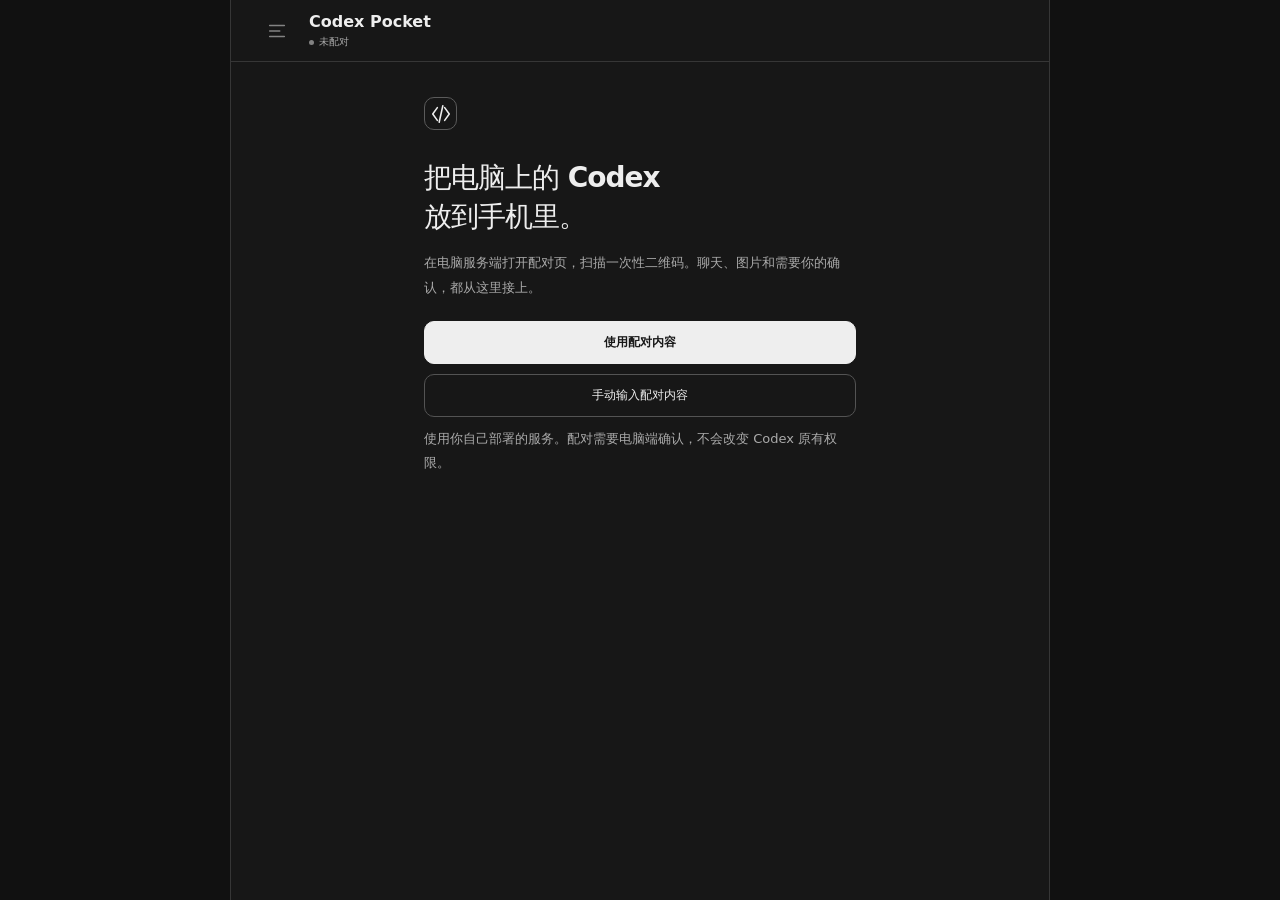
<file: app/web/index.html>
<!doctype html>
<html lang="zh-CN">
<head>
<meta charset="utf-8">
<meta name="viewport" content="width=device-width,initial-scale=1,viewport-fit=cover,interactive-widget=resizes-content">
<meta name="color-scheme" content="dark light">
<meta http-equiv="Content-Security-Policy" content="default-src 'self'; script-src 'self'; style-src 'self' 'unsafe-inline'; img-src 'self' data: blob:; connect-src 'self' https: http:; object-src 'none'; base-uri 'none'; frame-src 'none'; form-action 'none'">
<title>Codex Pocket</title>
<link rel="stylesheet" href="./style.css">
<script type="module" src="./app.js"></script>
</head>
<body>
<div class="app" id="app">
<header class="topbar">
<button class="iconbtn" id="menu" aria-label="会话列表"></button>
<div class="heading"><strong id="title">总控</strong><span id="connection"><i class="dot gray"></i>正在连接…</span></div>
<button class="iconbtn" id="refresh" aria-label="更新状态"></button>
<button class="iconbtn" id="settings" aria-label="设置"></button>
</header>
<div class="offlinebar" id="offlinebar" hidden></div>
<button class="pending-strip" id="pending-strip" hidden><span id="pending-icon"></span><b id="pending-label"></b><small>查看全部</small><span id="pending-arrow"></span></button>
<main class="page" id="page" aria-live="polite"></main>
<div class="composer-area" id="composer-area" hidden>
<form class="composer" id="composer">
<div id="attachments"></div>
<textarea id="prompt" rows="1" maxlength="24000" placeholder="给总控发消息…" aria-label="给总控发消息"></textarea>
<div class="composer-bottom"><button type="button" class="iconbtn" id="attach" aria-label="添加图片"></button><span class="model-label" id="send-target">发给总控</span><button type="submit" class="iconbtn send" id="send" aria-label="发送消息"></button></div>
</form>
<div class="composer-hint" id="composer-hint">消息交给电脑上的总控会话处理</div>
</div>
<nav class="bottomnav" id="bottomnav" aria-label="主导航"></nav>
<div class="home-indicator"></div>
<div class="toast" id="toast" role="status" hidden></div>
<div class="sheetback" id="sheetback" hidden><section class="sheet" id="sheet" role="dialog" aria-modal="true" aria-label="操作面板"></section></div>
<div class="imageviewer" id="viewer" hidden><div class="viewerbar"><button class="iconbtn" id="viewer-close" aria-label="关闭图片"></button><span>图片</span><button class="iconbtn" id="zoom" aria-label="切换缩放"></button></div><div class="viewerimage"><img id="viewer-img" alt="放大图片"></div><div class="viewerbottom">点击图片或右上角可放大</div></div>
<input type="file" id="file" accept="image/png,image/jpeg,image/webp,image/gif" multiple hidden>
</div>
</body>
</html>
</file>
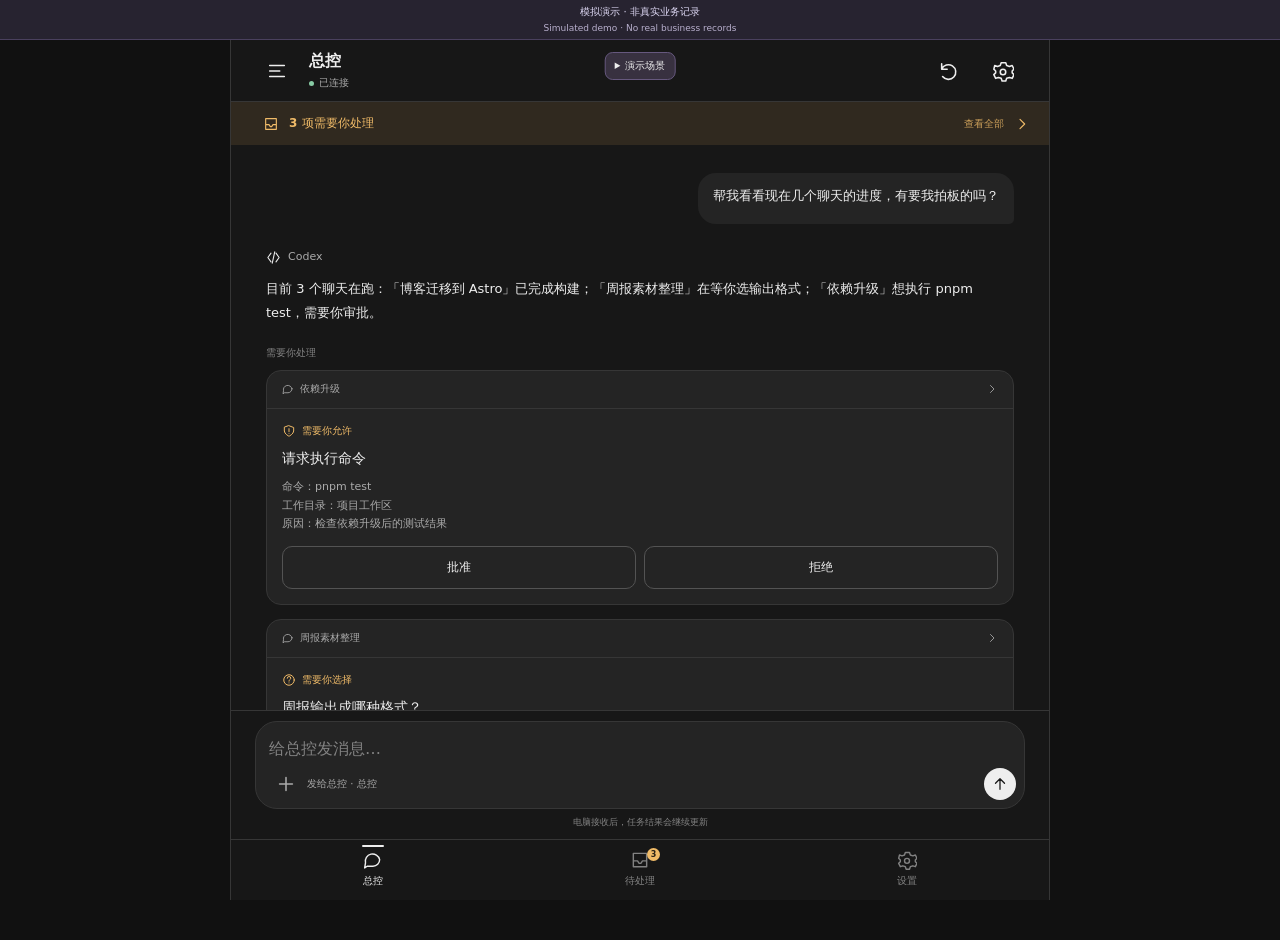
<file: docs/demo/index.html>
<!doctype html>
<html lang="zh-CN">
<head>
<meta charset="utf-8">
<meta name="viewport" content="width=device-width,initial-scale=1,viewport-fit=cover,interactive-widget=resizes-content">
<meta name="color-scheme" content="dark light">
<meta http-equiv="Content-Security-Policy" content="default-src 'self'; script-src 'self'; style-src 'self' 'unsafe-inline'; img-src 'self' data: blob:; connect-src 'none'; object-src 'none'; base-uri 'none'; frame-src 'none'; form-action 'none'">
<title>Codex Pocket</title>
<link rel="stylesheet" href="./style.css">
<script src="./mock-pocket.js"></script><script type="module" src="./app.js"></script><script type="module" src="./demo-shell.js"></script><link rel="stylesheet" href="./demo-shell.css">
</head>
<body><aside class="demo-banner">模拟演示 · 非真实业务记录<small>Simulated demo · No real business records</small></aside><details class="demo-tools"><summary>演示场景</summary><nav><a href="?scene=controller">总控</a><a href="?scene=inbox">收件箱</a><a href="?scene=approval">命令审批</a><a href="?scene=question">原生问题</a><a href="?scene=pairing">导入预览</a><a href="?scene=settings">设置</a><a href="?scene=image">图片草稿</a><a href="./desktop.html">电脑确认</a></nav></details>
<div class="app" id="app">
<header class="topbar">
<button class="iconbtn" id="menu" aria-label="会话列表"></button>
<div class="heading"><strong id="title">总控</strong><span id="connection"><i class="dot gray"></i>正在连接…</span></div>
<button class="iconbtn" id="refresh" aria-label="更新状态"></button>
<button class="iconbtn" id="settings" aria-label="设置"></button>
</header>
<div class="offlinebar" id="offlinebar" hidden></div>
<button class="pending-strip" id="pending-strip" hidden><span id="pending-icon"></span><b id="pending-label"></b><small>查看全部</small><span id="pending-arrow"></span></button>
<main class="page" id="page" aria-live="polite"></main>
<div class="composer-area" id="composer-area" hidden>
<form class="composer" id="composer">
<div id="attachments"></div>
<textarea id="prompt" rows="1" maxlength="24000" placeholder="给总控发消息…" aria-label="给总控发消息"></textarea>
<div class="composer-bottom"><button type="button" class="iconbtn" id="attach" aria-label="添加图片"></button><span class="model-label" id="send-target">发给总控</span><button type="submit" class="iconbtn send" id="send" aria-label="发送消息"></button></div>
</form>
<div class="composer-hint" id="composer-hint">消息交给电脑上的总控会话处理</div>
</div>
<nav class="bottomnav" id="bottomnav" aria-label="主导航"></nav>
<div class="home-indicator"></div>
<div class="toast" id="toast" role="status" hidden></div>
<div class="sheetback" id="sheetback" hidden><section class="sheet" id="sheet" role="dialog" aria-modal="true" aria-label="操作面板"></section></div>
<div class="imageviewer" id="viewer" hidden><div class="viewerbar"><button class="iconbtn" id="viewer-close" aria-label="关闭图片"></button><span>图片</span><button class="iconbtn" id="zoom" aria-label="切换缩放"></button></div><div class="viewerimage"><img id="viewer-img" alt="放大图片"></div><div class="viewerbottom">点击图片或右上角可放大</div></div>
<input type="file" id="file" accept="image/png,image/jpeg,image/webp,image/gif" multiple hidden>
</div>
</body>
</html>
</file>
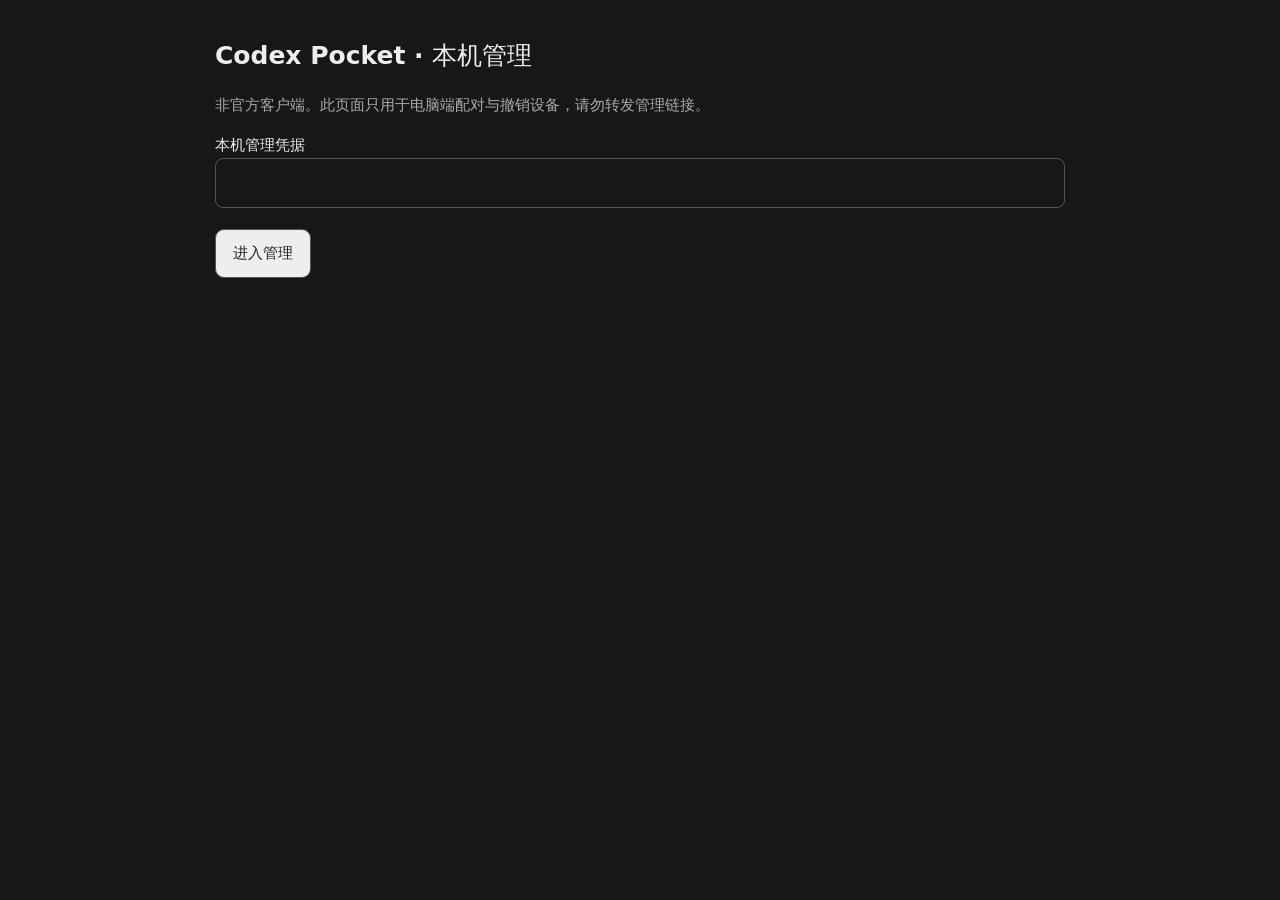
<file: server/admin.html>
<!doctype html><html lang="zh-CN"><meta charset="utf-8"><meta name="viewport" content="width=device-width,initial-scale=1"><title>Codex Pocket · 本机配对管理</title><style>:root{font:15px/1.65 system-ui,sans-serif;color:#eee;background:#171717}body{max-width:850px;margin:35px auto;padding:0 24px}h1{font-size:25px;font-weight:550}h2{font-size:18px;font-weight:550}p,small{color:#aaa;overflow-wrap:anywhere}summary{cursor:pointer;padding:14px 0}section{padding:22px;border:1px solid #3b3b3b;border-radius:16px;background:#222;margin:20px 0}input{padding:12px;background:#171717;border:1px solid #555;border-radius:8px;color:#eee;width:100%;box-sizing:border-box;font:inherit}button{padding:11px 17px;border-radius:9px;border:1px solid #555;background:#eee;color:#222;font:inherit;cursor:pointer;margin:7px 8px 0 0}button.secondary{background:transparent;color:#eee}img{max-width:280px;background:white;padding:12px;border-radius:12px}label{display:block;margin:14px 0}label input[type=checkbox]{width:auto}label{overflow-wrap:anywhere}textarea{box-sizing:border-box;max-width:100%}.route-row{display:grid;grid-template-columns:110px 120px 1fr auto;gap:8px;margin:12px 0;align-items:center}.route-row input{min-width:0}.route-row select{font:inherit;padding:12px;background:#171717;color:#eee;border:1px solid #555;border-radius:8px}.route-row button{margin:0}@media(max-width:650px){.route-row{grid-template-columns:1fr 1fr auto}.route-row .route-url{grid-column:1/-1;grid-row:2}}.pair{display:flex;flex-wrap:wrap;gap:24px;align-items:center}.request{border-top:1px solid #444;margin-top:16px;padding-top:14px}.phrase{font-size:21px;color:#eee}#error{color:#ffaeae;white-space:pre-wrap}#credentials{display:none}</style><h1>Codex Pocket · 本机管理</h1><p>非官方客户端。此页面只用于电脑端配对与撤销设备，请勿转发管理链接。</p><div id="credentials"><label>本机管理凭据<input id="token" type="password" autocomplete="off"></label><button id="login">进入管理</button></div><div id="content" hidden><section><h2>手机连接配置</h2><p>配置链接可重复使用，只提供服务信息，不授予访问权限。手机导入后，首次连接仍需在本机核对短语并批准。</p><button id="config-link">生成配置链接与二维码</button><button id="rotate-link" class="secondary">轮换链接</button><div id="config-result"></div></section><section><h2>自动发现电脑地址</h2><p>自动读取本机局域网和可用的 Tailscale 地址。手机扫码一次后，可同步已登记地址并自动选优。这里不会安装或开启 VPN。</p><div id="discovery"></div><div id="automatic"></div><details id="interface-settings"><summary>选择供手机使用的网络</summary><p>电脑专用有线直连可排除；按网卡选择，不会排除整个 10 段。</p><div id="interfaces"></div><button id="save-interfaces" class="secondary">保存网络选择</button></details><button id="rescan" class="secondary">重新检测</button><details><summary>其他地址（可选）</summary><p>按需添加公网等地址，必须通向同一服务。自动发现的地址无需手填。</p><div id="networks"></div><button id="add-route" class="secondary">添加其他地址</button><button id="save-routes">保存其他地址</button><label><input id="http" type="checkbox"> 仅旧版开发连接允许 HTTP（未加密）</label></details><p id="network-note"></p></section><section><details><summary>旧版短期配对（兼容入口）</summary><h2>添加手机</h2><p>直接生成二维码，用手机 App 扫码，再在此核对短语。自动发现受网络可达性和 Wi-Fi 隔离等条件影响。</p><button id="mint">生成一次性配对二维码</button><div id="qr"></div></details></section><section><h2>等待你确认</h2><p>核对手机和下面的短语完全相同，再允许连接。</p><div id="pending">正在读取…</div></section><section><h2>已配对设备</h2><div id="devices"></div></section><p id="capabilities"></p></div><p id="error" role="status"></p><script>
let interfacesDirty=false;let configLink='';let automaticEnabled=true;let networksLoaded=false;let qrExpiryTimer;let currentPairPayload=null;let token=sessionStorage.getItem('pocket-admin')||'';const fragment=new URLSearchParams(location.hash.slice(1));if(fragment.get('token')){token=fragment.get('token');history.replaceState({},'',location.pathname);sessionStorage.setItem('pocket-admin',token);}const $=s=>document.querySelector(s);async function api(path,data,method){const r=await fetch(path,{method:method||(data?'POST':'GET'),headers:{Authorization:'Bearer '+token,...(data?{'Content-Type':'application/json'}:{})},body:data?JSON.stringify(data):undefined});const b=await r.json();if(!r.ok)throw Error(b.error?.message||'请求未完成');return b;}function routePayload(pair){const endpoints=readRoutes();const allow_http=$('#http').checked;if(automaticEnabled)return {auto:true,manual_endpoints:endpoints,allow_http};if(!endpoints.length)throw Error('自动发现已关闭，请至少填写一个手机可访问的地址');return {auto:false,endpoints,allow_http,...(pair?{url:endpoints[0].url}:{})};}function readRoutes(){return [...document.querySelectorAll('.route-row')].map(row=>({label:row.querySelector('.route-label').value.trim(),kind:row.querySelector('select').value,url:row.querySelector('.route-url').value.trim()})).filter(r=>r.url);}
function addRoute(value={}){if(document.querySelectorAll('.route-row').length>=6){$('#error').textContent='最多设置6条线路';return;}const row=document.createElement('div');row.className='route-row';const label=document.createElement('input');label.className='route-label';label.placeholder='线路名称';label.maxLength=40;label.value=value.label||'';label.setAttribute('aria-label','线路名称');const kind=document.createElement('select');kind.setAttribute('aria-label','网络类型');for(const[id,name]of [['lan','局域网'],['tailscale','Tailscale'],['private','内网'],['public','公网']]){const opt=document.createElement('option');opt.value=id;opt.textContent=name;kind.append(opt);}kind.value=value.kind||'lan';const url=document.createElement('input');url.className='route-url';url.type='url';url.placeholder='https://电脑地址';url.setAttribute('aria-label','线路地址');url.value=value.url||'';url.maxLength=600;const remove=document.createElement('button');remove.className='secondary';remove.textContent='移除';remove.onclick=()=>row.remove();row.append(label,kind,url,remove);$('#networks').append(row);}
function renderDiscovery(b){const d=b.discovery;automaticEnabled=d?.enabled===true;if(!automaticEnabled)$('#networks').closest('details').open=true;$('#discovery').replaceChildren();$('#automatic').replaceChildren();if(!automaticEnabled){$('#discovery').textContent='自动发现已关闭，手动填地址';return;}const labels={ready:'自动地址已就绪',partial:'部分地址可用',unavailable:'暂未发现可用地址'};$('#discovery').append(el('strong',labels[d.state]||'正在检测'));if(d.last_scan)$('#discovery').append(el('small','上次检测 '+new Date(d.last_scan>1e12?d.last_scan:d.last_scan*1000).toLocaleString()));for(const message of d.diagnostics||[])$('#discovery').append(el('p',message));for(const endpoint of (d.endpoints||b.endpoints||[]).filter(e=>e.source==='auto')){const row=el('div','');row.className='request';row.append(el('strong',(endpoint.label||'电脑地址')+' · 自动发现'),el('p',endpoint.url));$('#automatic').append(row);}}
function renderInterfaces(d){if(interfacesDirty)return;$('#interfaces').replaceChildren();for(const item of d?.detected_interfaces||[]){const row=el('label','');const input=document.createElement('input');input.type='checkbox';input.dataset.interface=item.name;input.checked=!(item.excluded||(d.excluded_interfaces||[]).includes(item.name));input.onchange=()=>interfacesDirty=true;row.append(input,document.createTextNode(' '+item.name+' · '+(item.addresses||[]).join(' / ')));$('#interfaces').append(row);}if(!$('#interfaces').children.length)$('#interfaces').textContent='暂无可选择的本机网络。';}
async function showConfig(rotate){try{if(rotate&&!confirm('轮换后旧配置链接失效，已经配对的设备仍保留访问。继续？'))return;const b=await api('/admin/config-link',rotate?{rotate:true}:{});configLink=b.link;$('#config-result').replaceChildren();const row=el('div','');row.className='pair';const img=document.createElement('img');img.src=b.qr_data_url;img.alt='可复用服务配置二维码';const copy=el('button','复制配置链接');copy.onclick=async()=>{try{await navigator.clipboard.writeText(configLink);copy.textContent='已复制配置链接';}catch{const field=el('textarea',configLink);field.readOnly=true;field.style.width='100%';$('#config-result').append(field);field.select();}};row.append(img,el('p','用手机 App 扫码，先预览，再点“导入并连接”。此码不是设备访问凭据。'),el('p','服务 '+(b.bootstrap?.server_identity?.id||'未知').slice(0,16)+' · TLS '+(b.bootstrap?.discovery?.tls_spki||'未知').slice(0,16)),copy);$('#config-result').append(row);}catch(e){$('#error').textContent=e.message;}}
function el(tag,text){const x=document.createElement(tag);x.textContent=text;return x;}async function refresh(){if(!token)return;try{const b=await api('/admin/state');$('#content').hidden=false;if(!networksLoaded){networksLoaded=true;for(const endpoint of b.manual_endpoints||(b.endpoints||[]).filter(e=>e.source!=='auto'))addRoute(endpoint);}renderDiscovery(b);renderInterfaces(b.discovery);$('#credentials').style.display='none';$('#pending').replaceChildren();for(const p of b.pending){const x=el('div','');x.className='request';x.append(el('strong',p.device_name),el('p',p.phrase));x.querySelector('p').className='phrase';const yes=el('button','短语一致，允许配对');yes.onclick=async()=>{try{await api('/admin/pair/'+p.id+'/decision',{approve:true,phrase:p.phrase});await refresh();}catch(e){$('#error').textContent=e.message;}};const no=el('button','拒绝');no.className='secondary';no.onclick=async()=>{await api('/admin/pair/'+p.id+'/decision',{approve:false,phrase:p.phrase});await refresh();};x.append(yes,no);$('#pending').append(x);}if(!b.pending.length)$('#pending').textContent='暂无待确认设备。';$('#devices').replaceChildren();for(const d of b.devices){const x=el('div','');x.className='request';x.append(el('strong',d.name),el('small','　最近连接：'+new Date(d.last_seen*1000).toLocaleString()));const no=el('button','撤销访问');no.className='secondary';no.onclick=async()=>{if(confirm('撤销这台设备？电脑会话不受影响。')){await api('/admin/devices/'+d.id,null,'DELETE');await refresh();}};x.append(no);$('#devices').append(x);}if(!b.devices.length)$('#devices').textContent='暂无已配对设备。';$('#capabilities').textContent='桌面连接能力：'+Object.entries(b.state.capabilities||{}).map(([k,v])=>k+' '+(v?'可用':'未接通')).join(' / ');$('#error').textContent='';}catch(e){$('#error').textContent=e.message;$('#credentials').style.display='block';}}$('#login').onclick=()=>{token=$('#token').value.trim();sessionStorage.setItem('pocket-admin',token);refresh();};$('#mint').onclick=async()=>{try{const b=await api('/admin/pair',routePayload(true));clearTimeout(qrExpiryTimer);$('#qr').replaceChildren();const row=el('div','');row.className='pair';const img=document.createElement('img');img.src=b.qr_data_url;img.alt='一次性配对二维码';row.append(img,el('p','用手机 App 扫描此码。有效期 2 分钟；扫码后，还需在此核对短语并允许。'),el('p','服务 '+(b.payload?.server_identity?.id||'未知').slice(0,16)+' · TLS '+(b.payload?.discovery?.tls_spki||'未知').slice(0,16)));const copy=el('button','复制配对内容');copy.className='secondary';currentPairPayload=JSON.stringify(b.payload);copy.onclick=async()=>{try{await navigator.clipboard.writeText(currentPairPayload);copy.textContent='已复制，请勿转发';}catch{const field=el('textarea',currentPairPayload);field.readOnly=true;field.style.width='100%';$('#qr').append(field);field.select();}};row.append(copy);$('#qr').append(row);qrExpiryTimer=setTimeout(()=>{currentPairPayload=null;$('#qr').replaceChildren(el('p','二维码已过期，请重新生成。'));},Math.max(0,b.expires_at*1000-Date.now()));}catch(e){$('#error').textContent=e.message;}};$('#add-route').onclick=()=>addRoute();$('#save-routes').onclick=async()=>{try{const b=await api('/admin/networks',routePayload(false));$('#networks').replaceChildren();for(const e of b.manual_endpoints||(b.endpoints||[]).filter(e=>e.source!=='auto'))addRoute(e);$('#network-note').textContent='地址已登记。已授权自动发现的手机将同步更新；新手机随二维码获得。';$('#error').textContent='';}catch(e){$('#error').textContent=e.message;}};$('#config-link').onclick=()=>showConfig(false);$('#rotate-link').onclick=()=>showConfig(true);$('#save-interfaces').onclick=async()=>{try{const excluded=[...document.querySelectorAll('[data-interface]')].filter(e=>!e.checked).map(e=>e.dataset.interface);await api('/admin/discovery/preferences',{excluded_interfaces:excluded});interfacesDirty=false;await refresh();}catch(e){$('#error').textContent=e.message;}};$('#rescan').onclick=async()=>{try{$('#rescan').disabled=true;await api('/admin/discovery/refresh',{});await refresh();}catch(e){$('#error').textContent=e.message;}finally{$('#rescan').disabled=false;}};if(!token)$('#credentials').style.display='block';refresh();setInterval(refresh,2000);
</script></html>
</file>
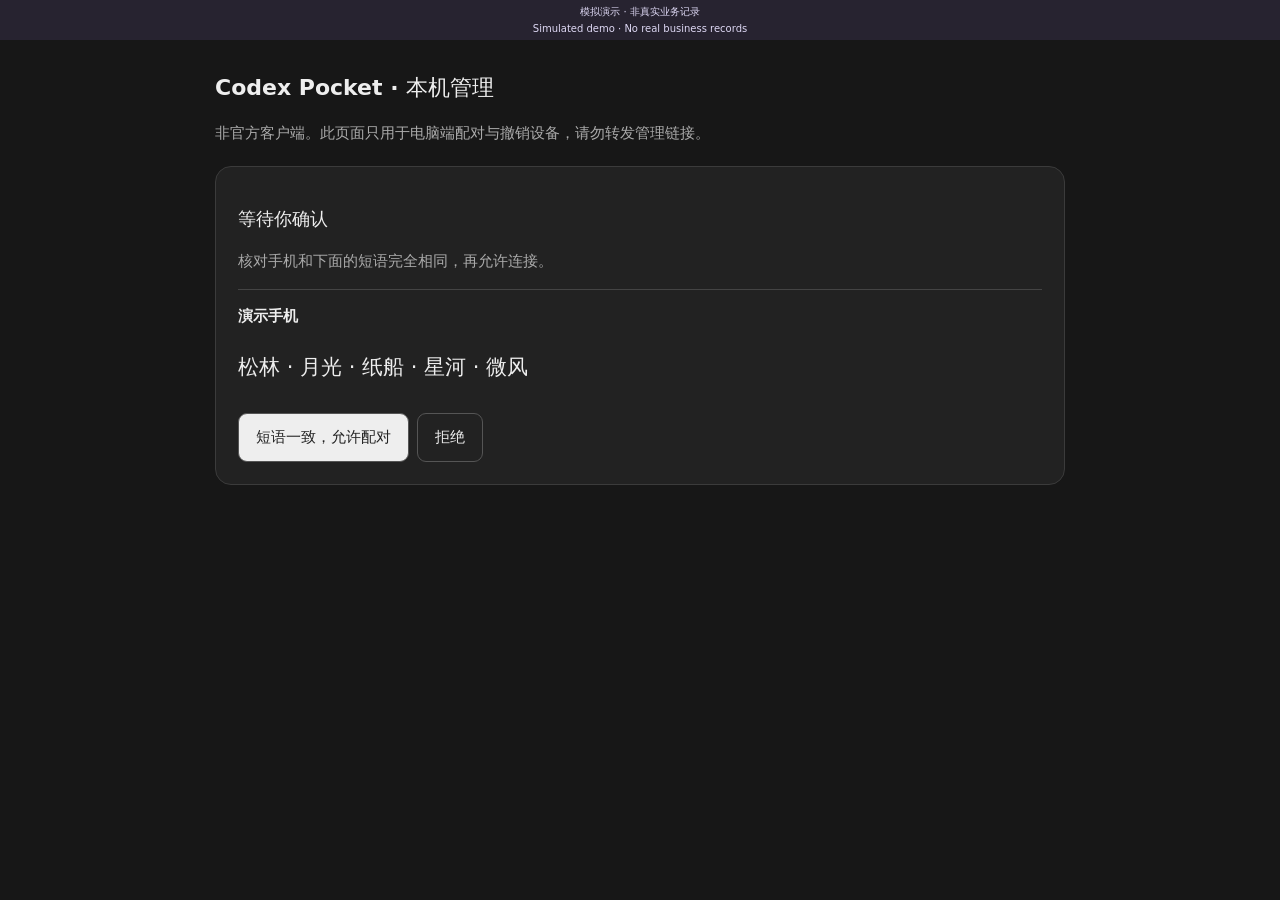
<file: docs/demo/desktop.html>
<!doctype html><html lang="zh-CN"><meta charset="utf-8"><meta http-equiv="Content-Security-Policy" content="default-src 'self'; script-src 'self' 'unsafe-inline'; style-src 'self' 'unsafe-inline'; img-src 'self' data:; connect-src 'none'"><meta name="viewport" content="width=device-width,initial-scale=1"><title>Codex Pocket · 本机配对管理</title><style>:root{font:15px/1.65 system-ui,sans-serif;color:#eee;background:#171717}body{max-width:850px;margin:35px auto;padding:0 24px}h1{font-size:25px;font-weight:550}h2{font-size:18px;font-weight:550}p,small{color:#aaa;overflow-wrap:anywhere}summary{cursor:pointer;padding:14px 0}section{padding:22px;border:1px solid #3b3b3b;border-radius:16px;background:#222;margin:20px 0}input{padding:12px;background:#171717;border:1px solid #555;border-radius:8px;color:#eee;width:100%;box-sizing:border-box;font:inherit}button{padding:11px 17px;border-radius:9px;border:1px solid #555;background:#eee;color:#222;font:inherit;cursor:pointer;margin:7px 8px 0 0}button.secondary{background:transparent;color:#eee}img{max-width:280px;background:white;padding:12px;border-radius:12px}label{display:block;margin:14px 0}label input[type=checkbox]{width:auto}label{overflow-wrap:anywhere}textarea{box-sizing:border-box;max-width:100%}.route-row{display:grid;grid-template-columns:110px 120px 1fr auto;gap:8px;margin:12px 0;align-items:center}.route-row input{min-width:0}.route-row select{font:inherit;padding:12px;background:#171717;color:#eee;border:1px solid #555;border-radius:8px}.route-row button{margin:0}@media(max-width:650px){.route-row{grid-template-columns:1fr 1fr auto}.route-row .route-url{grid-column:1/-1;grid-row:2}}.pair{display:flex;flex-wrap:wrap;gap:24px;align-items:center}.request{border-top:1px solid #444;margin-top:16px;padding-top:14px}.phrase{font-size:21px;color:#eee}#error{color:#ffaeae;white-space:pre-wrap}#credentials{display:none}</style><aside style="position:fixed;top:0;left:0;right:0;background:#272330;color:#ded8f4;text-align:center;font:10px/17px system-ui;padding:3px;z-index:10">模拟演示 · 非真实业务记录<br>Simulated demo · No real business records</aside><h1>Codex Pocket · 本机管理</h1><p>非官方客户端。此页面只用于电脑端配对与撤销设备，请勿转发管理链接。</p><div id="credentials"><label>本机管理凭据<input id="token" type="password" autocomplete="off"></label><button id="login">进入管理</button></div><div id="content" hidden><section><h2>手机连接配置</h2><p>配置链接可重复使用，只提供服务信息，不授予访问权限。手机导入后，首次连接仍需在本机核对短语并批准。</p><button id="config-link">生成配置链接与二维码</button><button id="rotate-link" class="secondary">轮换链接</button><div id="config-result"></div></section><section><h2>自动发现电脑地址</h2><p>自动读取本机局域网和可用的 Tailscale 地址。手机扫码一次后，可同步已登记地址并自动选优。这里不会安装或开启 VPN。</p><div id="discovery"></div><div id="automatic"></div><details id="interface-settings"><summary>选择供手机使用的网络</summary><p>电脑专用有线直连可排除；按网卡选择，不会排除整个 10 段。</p><div id="interfaces"></div><button id="save-interfaces" class="secondary">保存网络选择</button></details><button id="rescan" class="secondary">重新检测</button><details><summary>其他地址（可选）</summary><p>按需添加公网等地址，必须通向同一服务。自动发现的地址无需手填。</p><div id="networks"></div><button id="add-route" class="secondary">添加其他地址</button><button id="save-routes">保存其他地址</button><label><input id="http" type="checkbox"> 仅旧版开发连接允许 HTTP（未加密）</label></details><p id="network-note"></p></section><section><details><summary>旧版短期配对（兼容入口）</summary><h2>添加手机</h2><p>直接生成二维码，用手机 App 扫码，再在此核对短语。自动发现受网络可达性和 Wi-Fi 隔离等条件影响。</p><button id="mint">生成一次性配对二维码</button><div id="qr"></div></details></section><section><h2>等待你确认</h2><p>核对手机和下面的短语完全相同，再允许连接。</p><div id="pending">正在读取…</div></section><section><h2>已配对设备</h2><div id="devices"></div></section><p id="capabilities"></p></div><p id="error" role="status"></p><script>window.fetch=async()=>new Response(JSON.stringify({pending:[{id:'demo-pending',device_name:'演示手机',phrase:'松林 · 月光 · 纸船 · 星河 · 微风'}],devices:[],state:{capabilities:{}},discovery:{enabled:false},endpoints:[]}),{status:200,headers:{'Content-Type':'application/json'}});sessionStorage.setItem('pocket-admin','simulation-only');</script><script>
let interfacesDirty=false;let configLink='';let automaticEnabled=true;let networksLoaded=false;let qrExpiryTimer;let currentPairPayload=null;let token=sessionStorage.getItem('pocket-admin')||'';const fragment=new URLSearchParams(location.hash.slice(1));if(fragment.get('token')){token=fragment.get('token');history.replaceState({},'',location.pathname);sessionStorage.setItem('pocket-admin',token);}const $=s=>document.querySelector(s);async function api(path,data,method){const r=await fetch(path,{method:method||(data?'POST':'GET'),headers:{Authorization:'Bearer '+token,...(data?{'Content-Type':'application/json'}:{})},body:data?JSON.stringify(data):undefined});const b=await r.json();if(!r.ok)throw Error(b.error?.message||'请求未完成');return b;}function routePayload(pair){const endpoints=readRoutes();const allow_http=$('#http').checked;if(automaticEnabled)return {auto:true,manual_endpoints:endpoints,allow_http};if(!endpoints.length)throw Error('自动发现已关闭，请至少填写一个手机可访问的地址');return {auto:false,endpoints,allow_http,...(pair?{url:endpoints[0].url}:{})};}function readRoutes(){return [...document.querySelectorAll('.route-row')].map(row=>({label:row.querySelector('.route-label').value.trim(),kind:row.querySelector('select').value,url:row.querySelector('.route-url').value.trim()})).filter(r=>r.url);}
function addRoute(value={}){if(document.querySelectorAll('.route-row').length>=6){$('#error').textContent='最多设置6条线路';return;}const row=document.createElement('div');row.className='route-row';const label=document.createElement('input');label.className='route-label';label.placeholder='线路名称';label.maxLength=40;label.value=value.label||'';label.setAttribute('aria-label','线路名称');const kind=document.createElement('select');kind.setAttribute('aria-label','网络类型');for(const[id,name]of [['lan','局域网'],['tailscale','Tailscale'],['private','内网'],['public','公网']]){const opt=document.createElement('option');opt.value=id;opt.textContent=name;kind.append(opt);}kind.value=value.kind||'lan';const url=document.createElement('input');url.className='route-url';url.type='url';url.placeholder='https://电脑地址';url.setAttribute('aria-label','线路地址');url.value=value.url||'';url.maxLength=600;const remove=document.createElement('button');remove.className='secondary';remove.textContent='移除';remove.onclick=()=>row.remove();row.append(label,kind,url,remove);$('#networks').append(row);}
function renderDiscovery(b){const d=b.discovery;automaticEnabled=d?.enabled===true;if(!automaticEnabled)$('#networks').closest('details').open=true;$('#discovery').replaceChildren();$('#automatic').replaceChildren();if(!automaticEnabled){$('#discovery').textContent='自动发现已关闭，手动填地址';return;}const labels={ready:'自动地址已就绪',partial:'部分地址可用',unavailable:'暂未发现可用地址'};$('#discovery').append(el('strong',labels[d.state]||'正在检测'));if(d.last_scan)$('#discovery').append(el('small','上次检测 '+new Date(d.last_scan>1e12?d.last_scan:d.last_scan*1000).toLocaleString()));for(const message of d.diagnostics||[])$('#discovery').append(el('p',message));for(const endpoint of (d.endpoints||b.endpoints||[]).filter(e=>e.source==='auto')){const row=el('div','');row.className='request';row.append(el('strong',(endpoint.label||'电脑地址')+' · 自动发现'),el('p',endpoint.url));$('#automatic').append(row);}}
function renderInterfaces(d){if(interfacesDirty)return;$('#interfaces').replaceChildren();for(const item of d?.detected_interfaces||[]){const row=el('label','');const input=document.createElement('input');input.type='checkbox';input.dataset.interface=item.name;input.checked=!(item.excluded||(d.excluded_interfaces||[]).includes(item.name));input.onchange=()=>interfacesDirty=true;row.append(input,document.createTextNode(' '+item.name+' · '+(item.addresses||[]).join(' / ')));$('#interfaces').append(row);}if(!$('#interfaces').children.length)$('#interfaces').textContent='暂无可选择的本机网络。';}
async function showConfig(rotate){try{if(rotate&&!confirm('轮换后旧配置链接失效，已经配对的设备仍保留访问。继续？'))return;const b=await api('/admin/config-link',rotate?{rotate:true}:{});configLink=b.link;$('#config-result').replaceChildren();const row=el('div','');row.className='pair';const img=document.createElement('img');img.src=b.qr_data_url;img.alt='可复用服务配置二维码';const copy=el('button','复制配置链接');copy.onclick=async()=>{try{await navigator.clipboard.writeText(configLink);copy.textContent='已复制配置链接';}catch{const field=el('textarea',configLink);field.readOnly=true;field.style.width='100%';$('#config-result').append(field);field.select();}};row.append(img,el('p','用手机 App 扫码，先预览，再点“导入并连接”。此码不是设备访问凭据。'),el('p','服务 '+(b.bootstrap?.server_identity?.id||'未知').slice(0,16)+' · TLS '+(b.bootstrap?.discovery?.tls_spki||'未知').slice(0,16)),copy);$('#config-result').append(row);}catch(e){$('#error').textContent=e.message;}}
function el(tag,text){const x=document.createElement(tag);x.textContent=text;return x;}async function refresh(){if(!token)return;try{const b=await api('/admin/state');$('#content').hidden=false;if(!networksLoaded){networksLoaded=true;for(const endpoint of b.manual_endpoints||(b.endpoints||[]).filter(e=>e.source!=='auto'))addRoute(endpoint);}renderDiscovery(b);renderInterfaces(b.discovery);$('#credentials').style.display='none';$('#pending').replaceChildren();for(const p of b.pending){const x=el('div','');x.className='request';x.append(el('strong',p.device_name),el('p',p.phrase));x.querySelector('p').className='phrase';const yes=el('button','短语一致，允许配对');yes.onclick=async()=>{try{await api('/admin/pair/'+p.id+'/decision',{approve:true,phrase:p.phrase});await refresh();}catch(e){$('#error').textContent=e.message;}};const no=el('button','拒绝');no.className='secondary';no.onclick=async()=>{await api('/admin/pair/'+p.id+'/decision',{approve:false,phrase:p.phrase});await refresh();};x.append(yes,no);$('#pending').append(x);}if(!b.pending.length)$('#pending').textContent='暂无待确认设备。';$('#devices').replaceChildren();for(const d of b.devices){const x=el('div','');x.className='request';x.append(el('strong',d.name),el('small','　最近连接：'+new Date(d.last_seen*1000).toLocaleString()));const no=el('button','撤销访问');no.className='secondary';no.onclick=async()=>{if(confirm('撤销这台设备？电脑会话不受影响。')){await api('/admin/devices/'+d.id,null,'DELETE');await refresh();}};x.append(no);$('#devices').append(x);}if(!b.devices.length)$('#devices').textContent='暂无已配对设备。';$('#capabilities').textContent='桌面连接能力：'+Object.entries(b.state.capabilities||{}).map(([k,v])=>k+' '+(v?'可用':'未接通')).join(' / ');$('#error').textContent='';}catch(e){$('#error').textContent=e.message;$('#credentials').style.display='block';}}$('#login').onclick=()=>{token=$('#token').value.trim();sessionStorage.setItem('pocket-admin',token);refresh();};$('#mint').onclick=async()=>{try{const b=await api('/admin/pair',routePayload(true));clearTimeout(qrExpiryTimer);$('#qr').replaceChildren();const row=el('div','');row.className='pair';const img=document.createElement('img');img.src=b.qr_data_url;img.alt='一次性配对二维码';row.append(img,el('p','用手机 App 扫描此码。有效期 2 分钟；扫码后，还需在此核对短语并允许。'),el('p','服务 '+(b.payload?.server_identity?.id||'未知').slice(0,16)+' · TLS '+(b.payload?.discovery?.tls_spki||'未知').slice(0,16)));const copy=el('button','复制配对内容');copy.className='secondary';currentPairPayload=JSON.stringify(b.payload);copy.onclick=async()=>{try{await navigator.clipboard.writeText(currentPairPayload);copy.textContent='已复制，请勿转发';}catch{const field=el('textarea',currentPairPayload);field.readOnly=true;field.style.width='100%';$('#qr').append(field);field.select();}};row.append(copy);$('#qr').append(row);qrExpiryTimer=setTimeout(()=>{currentPairPayload=null;$('#qr').replaceChildren(el('p','二维码已过期，请重新生成。'));},Math.max(0,b.expires_at*1000-Date.now()));}catch(e){$('#error').textContent=e.message;}};$('#add-route').onclick=()=>addRoute();$('#save-routes').onclick=async()=>{try{const b=await api('/admin/networks',routePayload(false));$('#networks').replaceChildren();for(const e of b.manual_endpoints||(b.endpoints||[]).filter(e=>e.source!=='auto'))addRoute(e);$('#network-note').textContent='地址已登记。已授权自动发现的手机将同步更新；新手机随二维码获得。';$('#error').textContent='';}catch(e){$('#error').textContent=e.message;}};$('#config-link').onclick=()=>showConfig(false);$('#rotate-link').onclick=()=>showConfig(true);$('#save-interfaces').onclick=async()=>{try{const excluded=[...document.querySelectorAll('[data-interface]')].filter(e=>!e.checked).map(e=>e.dataset.interface);await api('/admin/discovery/preferences',{excluded_interfaces:excluded});interfacesDirty=false;await refresh();}catch(e){$('#error').textContent=e.message;}};$('#rescan').onclick=async()=>{try{$('#rescan').disabled=true;await api('/admin/discovery/refresh',{});await refresh();}catch(e){$('#error').textContent=e.message;}finally{$('#rescan').disabled=false;}};if(!token)$('#credentials').style.display='block';refresh();setInterval(refresh,2000);
</script><style>body{margin-top:70px}#content section{display:none}#content section.demo-confirm{display:block}#content>p{display:none}h1{font-size:22px}</style><script>for(const section of document.querySelectorAll('section'))if(section.querySelector('h2')?.textContent==='等待你确认')section.classList.add('demo-confirm');document.querySelector('#content').addEventListener('click',e=>{if(e.target.tagName==='BUTTON'){e.preventDefault();e.stopImmediatePropagation();document.querySelector('#pending').textContent='模拟反馈：选择已记录；不会授予真实设备访问。';}},true);</script></html>
</file>
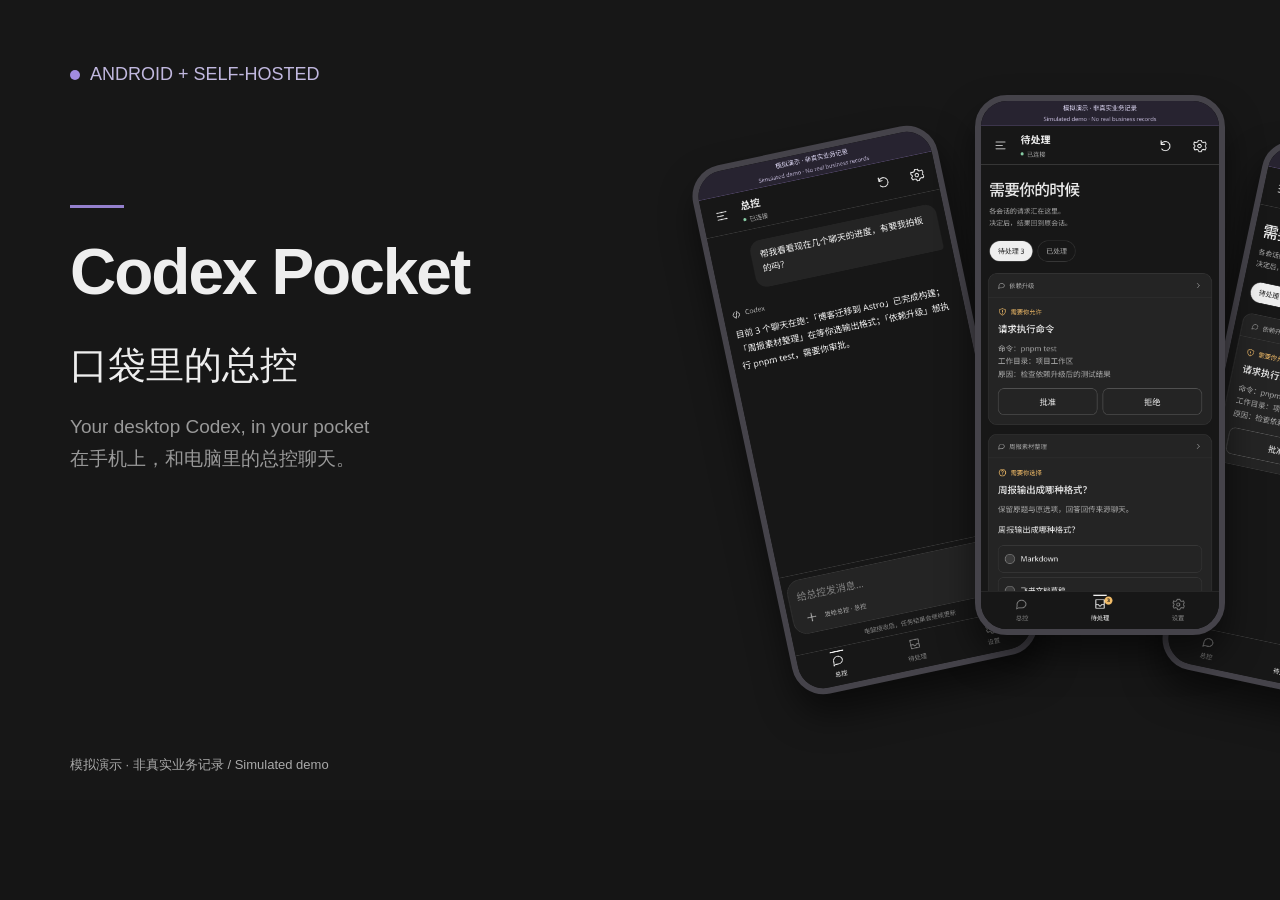
<file: docs/demo/posters.html>
<!doctype html><html lang="zh-CN"><meta charset="utf-8"><title>Codex Pocket · 模拟演示视觉</title><style>*{box-sizing:border-box}body{margin:0;background:#151515;color:#eee;font-family:Inter,'Noto Sans CJK SC',sans-serif}.canvas{width:1600px;height:800px;position:relative;overflow:hidden;background:#171717}.label{position:absolute;left:70px;top:64px;display:flex;gap:10px;align-items:center;color:#c1b8df;font-size:18px}.dot{width:10px;height:10px;background:#a18be0;border-radius:50%}.copy{position:absolute;left:70px;top:205px;z-index:5}.copy h1{font-size:64px;line-height:1.15;letter-spacing:-2px;margin:0 0 30px;font-weight:600}.copy h2{font-size:38px;margin:0 0 20px;font-weight:450}.copy p{font-size:19px;color:#999;line-height:1.7;margin:0}.rule{height:3px;width:54px;background:#9480cd;margin-bottom:28px}.phones{position:absolute;left:690px;top:95px;width:880px;height:660px}.phone{position:absolute;width:250px;height:540px;border:6px solid #45434a;border-radius:32px;background:#111;overflow:hidden;box-shadow:0 20px 35px #0008}.phone img{width:100%;height:100%;object-fit:cover}.phone.a{left:50px;top:45px;transform:rotate(-12deg);z-index:2}.phone.b{left:285px;top:0;z-index:3}.phone.c{left:520px;top:60px;transform:rotate(12deg);z-index:1}.watermark{position:absolute;bottom:26px;left:70px;right:50px;font-size:13px;color:#aaa;display:flex;justify-content:space-between}.watermark b{font-weight:400;color:#b9acd5}.social .canvas{width:1280px;height:640px}.social .label{left:50px;top:42px}.social .copy{left:50px;top:170px}.social h1{font-size:50px}.social h2{font-size:30px}.social .copy p{font-size:16px}.social .phones{left:520px;top:50px;transform:scale(.8);transform-origin:top left}.social .watermark{left:50px;font-size:11px}.board .canvas{width:1200px;height:1500px;padding:35px}.board h1{font-size:26px;margin:0 0 12px}.grid{display:grid;grid-template-columns:repeat(4,1fr);gap:22px}.tile img{width:100%;border:1px solid #555;border-radius:15px}.tile p{font-size:13px;color:#bcb5cd;margin:5px 0 10px}</style><body><div class="canvas"><div class="label"><i class="dot"></i>ANDROID + SELF-HOSTED</div><div class="copy"><div class="rule"></div><h1>Codex Pocket</h1><h2>口袋里的总控</h2><p>Your desktop Codex, in your pocket<br>在手机上，和电脑里的总控聊天。</p></div><div class="phones"><div class="phone a"><img src="../images/01-controller.png" alt="模拟总控"></div><div class="phone c"><img src="../images/03-approval.png" alt="模拟审批"></div><div class="phone b"><img src="../images/02-inbox.png" alt="模拟收件箱"></div></div><div class="watermark"><span>模拟演示 · 非真实业务记录 / Simulated demo</span><b>非官方客户端 · 浏览器渲染</b></div></div><script>const kind=new URLSearchParams(location.search).get('kind');if(kind==='social')document.body.className='social';if(kind==='frames'){document.body.className='board';document.querySelector('.canvas').innerHTML='<h1>Codex Pocket · 模拟动画关键帧</h1><p>浏览器隔离演示 · 14秒剪辑安排，非延迟测量 · Simulated demo</p><div class="grid">'+['000','006','012','015','018','021','024','027'].map((n,i)=>'<div class="tile"><p>'+['输入问题','模拟逐字回复','两项待处理','批准反馈','选择两者都要','问题已核销','总控转交反馈','品牌结尾'][i]+'</p><img src="/frames/'+n+'.png"></div>').join('')+'</div>';}if(kind==='board'){document.body.className='board';document.querySelector('.canvas').innerHTML='<h1>Codex Pocket · 隔离模拟演示</h1><p>浏览器渲染真实界面 · Simulated demo · 非真实业务记录</p><div class="grid">'+['01-controller','02-inbox','03-approval','04-question','05-pairing','06-settings','07-desktop-confirm','08-image'].map(n=>'<div class="tile"><p>'+n+'</p><img src="../images/'+n+'.png"></div>').join('')+'</div>';}</script></body></html>
</file>
<file: app/web/style.css>
:root{font-family:system-ui,-apple-system,BlinkMacSystemFont,"Noto Sans CJK SC","Microsoft YaHei",sans-serif;color-scheme:dark;--bg:#171717;--surface:#242424;--raised:#2d2d2d;--line:#363636;--text:#eee;--muted:#aaa;--subtle:#828282;--primary:#eee;--onprimary:#181818;--amber:#f0bb68;--amberbg:#30291f;--green:#87cba4;--red:#f29999;--purple:#bcb0e9}
*{box-sizing:border-box}body{margin:0;background:#101112;color:var(--text)}button,input,textarea{font:inherit}button{cursor:pointer;color:inherit}button:disabled{cursor:default;opacity:.5}button:focus-visible,a:focus-visible,input:focus-visible,textarea:focus-visible{outline:2px solid #a5c8ff;outline-offset:3px}button{border:0;background:none;-webkit-tap-highlight-color:transparent}svg{display:block;width:22px;height:22px;fill:none;stroke:currentColor;stroke-width:1.7;stroke-linecap:round;stroke-linejoin:round}p{margin:0}button,a{touch-action:manipulation} [hidden]{display:none!important}
.showcase{max-width:1200px;margin:auto;display:grid;grid-template-columns:1fr 424px;gap:110px;align-items:center;min-height:100dvh;padding:36px 64px}.intro{max-width:440px}.brand{display:flex;gap:12px;align-items:center;font-weight:600;font-size:18px;letter-spacing:-.5px}.brandmark{width:33px;height:33px;border:1px solid #5b5b5b;border-radius:10px;display:grid;place-items:center}.intro h1{font-size:46px;line-height:1.24;letter-spacing:-2px;margin:34px 0 22px;font-weight:580}.intro>p{color:#a4a6aa;line-height:1.9;font-size:16px}.design-switch{display:flex;padding:4px;background:#202123;border:1px solid #343638;border-radius:13px;margin-top:32px;gap:4px}.design-switch button{flex:1;padding:13px 8px;border-radius:9px;font-size:14px;color:#aeb0b3}.design-switch button.active{background:#393a3d;color:white}.features{margin:26px 0;padding:0;list-style:none;color:#b5b7ba;font-size:14px}.features li{margin:12px 0;display:flex;gap:12px;align-items:center}.features svg{width:18px;color:#ddd}.note{font-size:12px!important;color:#81858b!important;margin-top:28px;line-height:1.9!important}.phone-wrap{position:relative}.phone{height:868px;width:402px;border:1px solid #4a4a4b;border-radius:42px;background:var(--bg);padding:9px;box-shadow:0 30px 90px #0008;overflow:hidden;position:relative}.app{height:100%;border-radius:33px;overflow:hidden;background:var(--bg);display:flex;flex-direction:column;position:relative;color:var(--text)}.statusbar{height:32px;flex-shrink:0;padding:9px 23px 3px;display:flex;align-items:center;justify-content:space-between;font-size:12px;font-weight:650;user-select:none}.status-icons{display:flex;align-items:center;gap:5px}.status-icons svg{width:15px;height:15px}.prototype{font-size:10px;color:var(--purple);background:#9981e00d;text-align:center;padding:4px 8px;letter-spacing:.2px;flex-shrink:0}.topbar{height:61px;display:flex;align-items:center;gap:10px;padding:7px 14px;flex-shrink:0;border-bottom:1px solid var(--line)}.iconbtn{min-height:44px;min-width:44px;display:grid;place-items:center;border-radius:12px}.iconbtn:hover{background:var(--surface)}.heading{flex:1;min-width:0}.heading strong{display:block;font-size:16px;font-weight:600}.heading span{display:flex;align-items:center;gap:5px;color:var(--muted);font-size:10px;margin-top:4px}.dot{width:5px;height:5px;border-radius:50%;background:var(--green);display:inline-block;flex-shrink:0}.dot.amber{background:var(--amber)}.dot.blue{background:#89b6f2}.dot.gray{background:var(--subtle)}.dot.red{background:var(--red)}.topbrand{font-size:10px;color:var(--subtle);padding-right:4px}.pending-strip{display:flex;align-items:center;gap:10px;text-align:left;padding:11px 19px;background:var(--amberbg);color:var(--amber);font-size:12px;flex-shrink:0;min-height:43px}.pending-strip svg{width:16px;height:16px}.pending-strip b{font-weight:550;flex:1}.pending-strip small{font-size:10px;opacity:.8}.page{flex:1;min-height:0;overflow:auto;overscroll-behavior:contain;scrollbar-width:none}.page::-webkit-scrollbar{display:none}.conversation{padding:22px 18px 15px}.date{text-align:center;font-size:10px;color:var(--subtle);margin:0 0 21px}.user{display:flex;justify-content:flex-end;margin-bottom:23px}.bubble{background:var(--surface);border-radius:18px 18px 5px 18px;padding:12px 15px;font-size:13px;line-height:1.65;max-width:86%;overflow-wrap:anywhere;white-space:pre-wrap}.assistant{margin-bottom:21px;font-size:13px;line-height:1.85}.agent-name{display:flex;align-items:center;gap:7px;margin-bottom:9px;font-size:11px;color:var(--muted)}.agent-name svg{width:15px;height:15px;color:var(--text)}.tool{font-size:11px;color:var(--muted);margin-top:12px;border:1px solid var(--line);border-radius:9px;padding:10px;line-height:1.5}.tool summary{cursor:pointer}.tool pre{font-size:10px;white-space:pre-wrap;color:var(--text)}.card{border:1px solid var(--line);border-radius:15px;overflow:hidden;margin-bottom:14px;background:var(--surface)}.card-inner{padding:15px}.card-label{display:flex;gap:6px;align-items:center;color:var(--amber);font-size:10px;margin-bottom:10px}.card-label svg{width:14px;height:14px}.card-label time{margin-left:auto;color:var(--subtle);font-size:10px}.card h3{font-size:14px;line-height:1.5;margin:0 0 9px;font-weight:550}.card-description{font-size:11px;line-height:1.7;color:var(--muted);margin-bottom:12px}.source{display:flex;align-items:center;gap:6px;color:var(--muted);font-size:10px;border-bottom:1px solid var(--line);padding:10px 15px;text-align:left;width:100%;min-height:38px}.source svg{width:12px;height:12px}.source span{flex:1}.source:hover{color:var(--text)}.codeblock{font-family:ui-monospace,"Cascadia Code",monospace;border:1px solid var(--line);padding:11px;border-radius:8px;font-size:11px;background:var(--bg);overflow-wrap:anywhere;margin:11px 0;color:var(--text)}.actions{display:flex;gap:8px;flex-wrap:wrap}.action{min-height:43px;border:1px solid #535353;border-radius:10px;font-size:12px;padding:9px 12px;flex:1}.action.primary{background:var(--primary);color:var(--onprimary);border-color:var(--primary);font-weight:600}.action.danger{color:var(--red)}.choice{display:block;width:100%;min-height:47px;border:1px solid #494949;border-radius:10px;text-align:left;padding:10px 12px;font-size:12px;margin-top:7px}.choice span{display:block;font-size:10px;color:var(--muted);margin-top:4px}.choice.recommended:before{content:'推荐';float:right;font-size:9px;background:var(--raised);color:var(--muted);padding:2px 5px;border-radius:4px}.textlink{font-size:11px;color:var(--muted);padding:12px 0 0;text-decoration:underline;text-underline-offset:4px}.resolved{padding:15px;display:flex;gap:9px;align-items:flex-start;font-size:12px;line-height:1.6}.resolved svg{width:16px;height:16px;margin-top:2px;color:var(--green);flex-shrink:0}.resolved small{display:block;color:var(--muted);font-size:10px}.card.expired{opacity:.65}.composer-area{padding:8px 12px 8px;background:var(--bg);border-top:1px solid var(--line);flex-shrink:0}.composer{background:var(--surface);border:1px solid var(--line);border-radius:22px;padding:8px 8px 7px 13px}.composer textarea{background:none;border:0;color:var(--text);resize:none;width:100%;height:36px;max-height:110px;padding:6px 0 0;font-size:13px;line-height:1.6;outline:none;display:block}.composer textarea::placeholder{color:var(--subtle)}.composer-bottom{display:flex;align-items:center;justify-content:space-between;height:35px}.composer .iconbtn{min-width:34px;min-height:34px;border-radius:50%;color:var(--muted)}.composer .send{background:var(--primary);color:var(--onprimary);height:32px;width:32px;min-height:32px;min-width:32px}.composer .send svg{width:18px}.model-label{display:flex;gap:5px;align-items:center;font-size:10px;color:var(--muted);margin-left:4px;flex:1}.model-label svg{width:10px;height:10px}.composer-hint{text-align:center;font-size:9px;color:var(--subtle);padding-top:7px}.bottomnav{display:flex;flex-shrink:0;padding:5px 8px 7px;border-top:1px solid var(--line);background:var(--bg)}.navitem{flex:1;min-height:48px;font-size:10px;color:var(--subtle);display:flex;gap:4px;align-items:center;justify-content:center;flex-direction:column;position:relative}.navitem svg{width:20px;height:20px}.navitem.active{color:var(--text)}.navitem.active:before{content:'';height:2px;width:22px;background:var(--text);position:absolute;top:0;border-radius:2px}.badge{font-size:8px;background:var(--amber);color:#282015;position:absolute;top:3px;left:calc(50% + 7px);min-width:13px;height:13px;display:grid;place-items:center;border-radius:7px}.home-indicator{height:12px;flex-shrink:0;display:grid;place-items:center;background:var(--bg)}.home-indicator:after{content:'';width:105px;height:4px;border-radius:4px;background:var(--muted);opacity:.6}.page-title{padding:23px 18px 18px}.page-title h2{font-size:25px;font-weight:550;letter-spacing:-1px;margin:0 0 8px}.page-title p{font-size:11px;color:var(--muted);line-height:1.7}.inbox-content{padding:0 16px 20px}.section-label{font-size:10px;color:var(--subtle);margin:19px 0 10px}.inbox-tabs{display:flex;gap:7px;padding:0 18px 18px}.pill{border:1px solid var(--line);border-radius:20px;padding:8px 13px;font-size:11px;color:var(--muted)}.pill.selected{background:var(--text);color:var(--bg)}.thread-list{padding:0 12px 20px}.thread-row{width:100%;text-align:left;display:flex;align-items:flex-start;gap:11px;padding:17px 11px;border-bottom:1px solid var(--line);min-height:87px}.thread-row .dot{margin-top:6px}.thread-copy{flex:1;min-width:0}.thread-copy strong{font-size:13px;font-weight:550;display:block;margin-bottom:6px}.thread-copy p{font-size:11px;color:var(--muted);overflow:hidden;text-overflow:ellipsis;white-space:nowrap}.thread-time{font-size:9px;color:var(--subtle);text-align:right}.thread-time b{display:block;font-size:9px;font-weight:500;color:var(--amber);margin-top:9px}.search{margin:0 18px 6px;display:flex;gap:9px;background:var(--surface);border-radius:11px;padding:10px;color:var(--subtle)}.search svg{width:16px;height:16px}.search input{width:100%;font-size:12px;color:var(--text);border:0;background:none;outline:none}.sample-image{display:block;width:100%;height:auto;border-radius:10px}.imagebutton{padding:0;display:block;width:100%;text-align:left}.image-caption{font-size:10px;color:var(--muted);padding:8px 0}.attachment{position:relative;width:62px;height:62px;display:inline-block;margin:0 8px 8px 0}.attachment img{height:62px;width:62px;object-fit:cover;border-radius:8px}.attachment button{position:absolute;top:-4px;right:-4px;background:var(--text);color:var(--bg);width:20px;height:20px;border-radius:50%;padding:0;font-size:14px}.toast{position:absolute;bottom:186px;left:22px;right:22px;z-index:20;background:var(--text);color:var(--bg);border-radius:11px;padding:12px 14px;font-size:12px;box-shadow:0 5px 20px #0005;text-align:center;pointer-events:none}.sheetback{position:absolute;inset:0;background:#0009;z-index:30;display:flex;align-items:flex-end}.sheet{border-radius:24px 24px 0 0;background:var(--surface);border:1px solid var(--line);padding:12px 18px 23px;width:100%;max-height:88%;overflow:auto}.handle{width:35px;height:4px;background:var(--subtle);border-radius:8px;margin:0 auto 16px}.sheet h2{font-size:18px;margin:0 0 8px;font-weight:550}.sheet p{font-size:12px;line-height:1.8;color:var(--muted);margin-bottom:13px}.sheet-option{display:flex;align-items:center;gap:13px;min-height:52px;width:100%;font-size:13px;border-bottom:1px solid var(--line);text-align:left}.sheet-option svg{width:20px;height:20px}.sheet-option small{margin-left:auto;color:var(--subtle);font-size:10px}.sheet textarea{background:var(--bg);border:1px solid var(--line);color:var(--text);width:100%;min-height:90px;border-radius:10px;padding:12px;font-size:13px;margin:6px 0 15px;resize:vertical}.imageviewer{position:absolute;inset:0;z-index:40;background:#080808;display:flex;flex-direction:column}.viewerbar{display:flex;align-items:center;justify-content:space-between;padding:16px;color:#eee;font-size:12px}.viewerimage{flex:1;overflow:auto;display:flex;align-items:center;justify-content:center}.viewerimage img{width:100%;transform-origin:center;transition:width .15s}.viewerimage img.zoom{width:170%;max-width:none}.viewerbottom{text-align:center;font-size:11px;color:#aaa;padding:20px}.offlinebar{background:#492d2d;color:#ffd1d1;padding:9px 18px;font-size:11px}.empty{text-align:center;padding:45px 18px;color:var(--muted);font-size:12px;line-height:1.9}.empty svg{margin:0 auto 15px;width:26px;height:26px;color:var(--green)}.thread-back{min-width:34px}.activity{display:flex;align-items:center;gap:7px;margin:13px 0;font-size:11px;color:var(--muted)}.activity .dot{background:#89b6f2}.light{color-scheme:light;--bg:#fff;--surface:#f4f4f4;--raised:#e8e8e8;--line:#e0e0e0;--text:#242424;--muted:#696969;--subtle:#767676;--primary:#242424;--onprimary:#fff;--amber:#8f5c16;--amberbg:#fbf3e5;--green:#287749;--red:#b43f3f;--purple:#7458ab}.light .choice{border-color:#d2d2d2}.light .action{border-color:#ccc}.light .action.primary{border-color:var(--primary)}.light .prototype{background:#f4f0fb}.layout-note{margin-top:12px;color:#888c92;font-size:11px;text-align:center}
@media(max-width:760px){body{background:var(--bg)}.showcase{display:block;padding:0;min-height:0}.intro,.layout-note{display:none}.phone{width:100%;height:100dvh;max-width:none;padding:0;border:0;border-radius:0;box-shadow:none}.app{border-radius:0}.statusbar{display:none}.home-indicator{height:max(10px,env(safe-area-inset-bottom))}.topbar{padding-top:max(7px,env(safe-area-inset-top));height:62px}.conversation{padding-top:19px}.prototype{font-size:10px}.phone-wrap{width:100%}.bubble{font-size:14px}.assistant{font-size:14px}.composer textarea{font-size:16px}.composer-hint{font-size:10px}.card h3{font-size:15px}.card-description{font-size:12px}.action,.choice{font-size:13px}.topbrand{display:none}}
@media(prefers-reduced-motion:reduce){*{scroll-behavior:auto!important;transition:none!important;animation:none!important}}

.settings{padding:0 17px 24px}.settings-group{border:1px solid var(--line);border-radius:14px;background:var(--surface);overflow:hidden;margin-bottom:17px}.setting-row{display:flex;align-items:center;gap:10px;min-height:57px;width:100%;padding:12px 14px;text-align:left;border-bottom:1px solid var(--line);font-size:12px}.setting-row:last-child{border:0}.setting-row svg{width:17px;height:17px;color:var(--muted);flex-shrink:0}.setting-row .setting-copy{flex:1;min-width:0}.setting-row strong{font-size:12px;display:block;font-weight:500}.setting-row small{font-size:10px;color:var(--muted);display:block;margin-top:4px;line-height:1.5}.setting-value{font-size:10px;color:var(--muted);text-align:right;max-width:100px}.settings .section-label{padding-left:3px}.server-hero{background:var(--surface);border:1px solid var(--line);border-radius:15px;padding:17px;margin-bottom:20px}.server-heading{display:flex;align-items:center;gap:10px;font-size:14px;font-weight:550}.server-hero p{font-size:11px;line-height:1.8;color:var(--muted);margin:10px 0 13px}.server-hero .action{width:100%}.scanbox{border:1px solid var(--line);border-radius:17px;aspect-ratio:1.6;display:flex;align-items:center;justify-content:center;flex-direction:column;background:var(--bg);margin:18px 0;gap:12px;color:var(--muted);position:relative}.scanbox svg{width:44px;height:44px}.scanbox:after{content:'';width:80%;height:1px;background:var(--purple);position:absolute;top:48%;opacity:.5}.scanbox small{font-size:10px;margin-top:18px}.identity{padding:13px;background:var(--bg);border:1px solid var(--line);border-radius:10px;font-size:12px;line-height:1.9;margin:12px 0 17px}.identity small{display:block;color:var(--muted);font-size:10px}.pair-code{display:block;width:100%;background:var(--bg);border:1px solid var(--line);color:var(--text);padding:13px;border-radius:10px;font:inherit;font-size:14px;margin:12px 0}.toggle{width:30px;height:18px;background:var(--raised);border:1px solid var(--line);border-radius:15px;position:relative;flex-shrink:0}.toggle.on{background:var(--text)}.toggle:after{content:'';position:absolute;width:12px;height:12px;border-radius:50%;background:var(--muted);left:2px;top:2px}.toggle.on:after{left:14px;background:var(--bg)}

/* Production app: use the full screen, never a simulated handset. */
html,body{height:100%;background:var(--bg)}body{overflow:hidden}.app{height:100dvh;height:100%;border-radius:0;max-width:820px;margin:0 auto;padding-top:env(safe-area-inset-top)}.topbar{height:62px}.home-indicator{height:env(safe-area-inset-bottom,0px)}.prototype,.statusbar{display:none}.page{scrollbar-width:thin}.connection-line{display:flex;gap:7px;align-items:center}.message-content{white-space:pre-wrap;overflow-wrap:anywhere}.message-content pre{white-space:pre-wrap;overflow-wrap:anywhere;background:var(--surface);padding:12px;border-radius:10px;font:12px/1.7 ui-monospace,monospace}.message-content p{margin:0 0 12px}.message-time{display:block;color:var(--subtle);font-size:10px;margin:6px 0}.message-error{font-size:11px;color:var(--amber);margin-top:7px;line-height:1.6}.message-image{margin-top:10px;max-width:100%;max-height:300px;object-fit:contain;border-radius:10px;display:block;background:var(--surface)}.pairing-screen{padding:35px 24px;max-width:480px;margin:auto}.pairing-screen .brandmark{margin-bottom:28px}.pairing-screen h1{font-size:28px;font-weight:550;line-height:1.4;letter-spacing:-1px;margin:0 0 15px}.pairing-screen p{font-size:13px;color:var(--muted);line-height:1.9;margin:0 0 20px}.pairing-screen .action{width:100%;margin-bottom:10px}.pairing-screen textarea,.pairing-screen input,.field{display:block;width:100%;background:var(--surface);border:1px solid var(--line);color:var(--text);border-radius:11px;padding:12px;font:inherit;font-size:14px;margin:8px 0 16px;resize:vertical}.pairing-screen textarea{min-height:110px}.field-label{display:block;font-size:12px;color:var(--muted);margin-top:14px}.error-box{border:1px solid #7d4c3a;background:var(--amberbg);color:var(--amber);padding:12px 14px;font-size:12px;line-height:1.8;border-radius:10px;margin-bottom:15px;overflow-wrap:anywhere}.info-box{background:var(--surface);border:1px solid var(--line);color:var(--muted);padding:12px 14px;font-size:12px;line-height:1.8;border-radius:10px;margin-bottom:15px}.subline{font-size:10px;color:var(--subtle);line-height:1.6}.source-link{font-size:11px;color:var(--muted);display:block;margin-top:10px}.unsupported{font-size:11px;line-height:1.7;color:var(--muted);background:var(--bg);padding:10px;border-radius:8px}.question-field{margin:12px 0 17px;border:0;padding:0;min-width:0}.question-field legend{font-size:13px;line-height:1.6;margin-bottom:7px;padding:0}.question-label{font-size:10px;color:var(--muted);display:block;margin-bottom:5px}.question-option{display:flex;gap:9px;align-items:flex-start;padding:12px 10px;border:1px solid var(--line);border-radius:9px;margin:7px 0;font-size:12px;line-height:1.5;cursor:pointer}.question-option input{accent-color:var(--text);width:16px;height:16px;margin:1px 0 0;flex-shrink:0}.question-option small{display:block;color:var(--muted);margin-top:4px}.question-other{width:100%;background:var(--bg);color:var(--text);border:1px solid var(--line);border-radius:9px;font:inherit;font-size:12px;padding:10px;min-height:60px;margin-top:5px}.request-progress{font-size:11px;color:var(--amber);line-height:1.8;padding:11px 0 0}.loading-dot{display:inline-block;width:6px;height:6px;background:var(--muted);border-radius:50%;margin:0 3px 1px 0}.version-line{text-align:center;color:var(--subtle);font-size:10px;padding:10px}.settings-group a{color:inherit}.device-row{padding:14px;border-bottom:1px solid var(--line);font-size:12px}.device-row small{display:block;color:var(--muted);margin:5px 0 9px}.reply-text{width:100%;border:1px solid var(--line);background:var(--bg);color:var(--text);padding:11px;border-radius:9px;margin:8px 0;font:inherit;font-size:12px;resize:vertical;min-height:75px}.pair-phrase{font-size:23px;letter-spacing:1px;color:var(--text);margin:13px 0;overflow-wrap:anywhere}.retry{color:var(--text);text-decoration:underline;text-underline-offset:3px;padding:6px 0;font-size:11px}.image-status{font-size:10px;color:var(--muted)}.capability-line{font-size:11px;color:var(--muted);line-height:1.8;padding:12px 18px;border-top:1px solid var(--line)}.sheet{padding-bottom:max(24px,env(safe-area-inset-bottom))}.sheet .field{font-size:16px}.pending-strip{cursor:pointer}.thread-row:disabled{opacity:.7}.upload-progress{font-size:10px;color:var(--muted);margin:0 0 7px}.attachment-error{color:var(--red);font-size:10px;margin:0 0 5px}.app.error-state .composer-area{opacity:.7}.pair-progress{font-size:12px;color:var(--muted);padding:12px 0}.page-title h2{line-height:1.4}.composer textarea{font-size:16px}.offlinebar{line-height:1.7}.unknown-alert{margin:0 0 16px}.file-note{font-size:10px;color:var(--subtle)}.long-value{max-width:160px;overflow:hidden;text-overflow:ellipsis;white-space:nowrap}.setting-row:disabled{cursor:default;opacity:.55}
@media(min-width:821px){body{background:#111}.app{border-left:1px solid var(--line);border-right:1px solid var(--line)}.conversation{padding:28px 35px}.toast{max-width:600px;margin:0 auto}.sheetback{max-width:820px;margin:0 auto}.topbar{padding:7px 24px}.composer-area{padding:10px 24px}.pending-strip{padding-left:32px}}
/* Same-service route settings; URLs must remain readable on a narrow screen. */
.route-current{border:1px solid var(--line);border-radius:13px;padding:14px;margin:14px 0 17px;background:var(--bg)}
.route-current strong{font-size:14px;font-weight:550;display:block;margin:5px 0 7px}.route-current-latency{display:block;font-size:11px;color:var(--muted);margin-top:10px}
.route-url{display:block;overflow-wrap:anywhere;word-break:break-word;font-size:11px;line-height:1.65;color:var(--muted);max-width:100%;white-space:normal}.route-url.inline{display:inline}.route-input{font-size:15px!important;min-width:0}
.route-list{border:1px solid var(--line);border-radius:13px;overflow:hidden;margin:10px 0 14px}.route-row{padding:13px 14px;border-bottom:1px solid var(--line);background:var(--bg)}.route-row:last-child{border:0}.route-heading{display:flex;gap:10px;justify-content:space-between;align-items:flex-start;margin-bottom:7px}.route-heading strong{font-size:12px;font-weight:550;overflow-wrap:anywhere;min-width:0}.route-state{font-size:10px;flex-shrink:0;line-height:1.7;color:var(--muted)}.route-state.available{color:var(--green)}.route-state.unreachable{color:var(--amber)}.route-state.identity_mismatch{color:var(--red)}.route-meta{display:flex;gap:10px;flex-wrap:wrap;font-size:10px;color:var(--subtle);margin-top:8px}.route-actions{display:flex;gap:20px;margin-top:3px}.route-actions .textlink{font-size:10px;padding-top:8px}.network-mode{display:flex;gap:8px;margin-bottom:13px}.network-head{display:flex;align-items:baseline;justify-content:space-between;gap:15px}.network-head .section-label{margin:8px 0}.network-head .textlink{padding-top:0}.route-help{font-size:10px!important;color:var(--subtle)!important;line-height:1.8!important;margin-top:13px!important}.route-manual{gap:10px}.route-manual>span{flex:1;min-width:0}.route-manual strong{font-size:12px;font-weight:500}.route-manual small{margin-left:0;max-width:100%;font-size:10px}.route-manual>small{flex-shrink:0}.setting-copy{min-width:0}.setting-copy small{overflow-wrap:anywhere;word-break:break-word}.network-mode .pill{min-height:42px}.sheet select.field{width:100%;font-size:16px}

.network-title{display:flex;align-items:center;justify-content:space-between;gap:12px;margin-bottom:8px}.network-title h2{margin:0}.network-title .iconbtn{min-width:38px;min-height:38px}

.server-hero p{overflow-wrap:anywhere}.server-heading{overflow-wrap:anywhere;min-width:0}
</file>
<file: docs/demo/style.css>
:root{font-family:system-ui,-apple-system,BlinkMacSystemFont,"Noto Sans CJK SC","Microsoft YaHei",sans-serif;color-scheme:dark;--bg:#171717;--surface:#242424;--raised:#2d2d2d;--line:#363636;--text:#eee;--muted:#aaa;--subtle:#828282;--primary:#eee;--onprimary:#181818;--amber:#f0bb68;--amberbg:#30291f;--green:#87cba4;--red:#f29999;--purple:#bcb0e9}
*{box-sizing:border-box}body{margin:0;background:#101112;color:var(--text)}button,input,textarea{font:inherit}button{cursor:pointer;color:inherit}button:disabled{cursor:default;opacity:.5}button:focus-visible,a:focus-visible,input:focus-visible,textarea:focus-visible{outline:2px solid #a5c8ff;outline-offset:3px}button{border:0;background:none;-webkit-tap-highlight-color:transparent}svg{display:block;width:22px;height:22px;fill:none;stroke:currentColor;stroke-width:1.7;stroke-linecap:round;stroke-linejoin:round}p{margin:0}button,a{touch-action:manipulation} [hidden]{display:none!important}
.showcase{max-width:1200px;margin:auto;display:grid;grid-template-columns:1fr 424px;gap:110px;align-items:center;min-height:100dvh;padding:36px 64px}.intro{max-width:440px}.brand{display:flex;gap:12px;align-items:center;font-weight:600;font-size:18px;letter-spacing:-.5px}.brandmark{width:33px;height:33px;border:1px solid #5b5b5b;border-radius:10px;display:grid;place-items:center}.intro h1{font-size:46px;line-height:1.24;letter-spacing:-2px;margin:34px 0 22px;font-weight:580}.intro>p{color:#a4a6aa;line-height:1.9;font-size:16px}.design-switch{display:flex;padding:4px;background:#202123;border:1px solid #343638;border-radius:13px;margin-top:32px;gap:4px}.design-switch button{flex:1;padding:13px 8px;border-radius:9px;font-size:14px;color:#aeb0b3}.design-switch button.active{background:#393a3d;color:white}.features{margin:26px 0;padding:0;list-style:none;color:#b5b7ba;font-size:14px}.features li{margin:12px 0;display:flex;gap:12px;align-items:center}.features svg{width:18px;color:#ddd}.note{font-size:12px!important;color:#81858b!important;margin-top:28px;line-height:1.9!important}.phone-wrap{position:relative}.phone{height:868px;width:402px;border:1px solid #4a4a4b;border-radius:42px;background:var(--bg);padding:9px;box-shadow:0 30px 90px #0008;overflow:hidden;position:relative}.app{height:100%;border-radius:33px;overflow:hidden;background:var(--bg);display:flex;flex-direction:column;position:relative;color:var(--text)}.statusbar{height:32px;flex-shrink:0;padding:9px 23px 3px;display:flex;align-items:center;justify-content:space-between;font-size:12px;font-weight:650;user-select:none}.status-icons{display:flex;align-items:center;gap:5px}.status-icons svg{width:15px;height:15px}.prototype{font-size:10px;color:var(--purple);background:#9981e00d;text-align:center;padding:4px 8px;letter-spacing:.2px;flex-shrink:0}.topbar{height:61px;display:flex;align-items:center;gap:10px;padding:7px 14px;flex-shrink:0;border-bottom:1px solid var(--line)}.iconbtn{min-height:44px;min-width:44px;display:grid;place-items:center;border-radius:12px}.iconbtn:hover{background:var(--surface)}.heading{flex:1;min-width:0}.heading strong{display:block;font-size:16px;font-weight:600}.heading span{display:flex;align-items:center;gap:5px;color:var(--muted);font-size:10px;margin-top:4px}.dot{width:5px;height:5px;border-radius:50%;background:var(--green);display:inline-block;flex-shrink:0}.dot.amber{background:var(--amber)}.dot.blue{background:#89b6f2}.dot.gray{background:var(--subtle)}.dot.red{background:var(--red)}.topbrand{font-size:10px;color:var(--subtle);padding-right:4px}.pending-strip{display:flex;align-items:center;gap:10px;text-align:left;padding:11px 19px;background:var(--amberbg);color:var(--amber);font-size:12px;flex-shrink:0;min-height:43px}.pending-strip svg{width:16px;height:16px}.pending-strip b{font-weight:550;flex:1}.pending-strip small{font-size:10px;opacity:.8}.page{flex:1;min-height:0;overflow:auto;overscroll-behavior:contain;scrollbar-width:none}.page::-webkit-scrollbar{display:none}.conversation{padding:22px 18px 15px}.date{text-align:center;font-size:10px;color:var(--subtle);margin:0 0 21px}.user{display:flex;justify-content:flex-end;margin-bottom:23px}.bubble{background:var(--surface);border-radius:18px 18px 5px 18px;padding:12px 15px;font-size:13px;line-height:1.65;max-width:86%;overflow-wrap:anywhere;white-space:pre-wrap}.assistant{margin-bottom:21px;font-size:13px;line-height:1.85}.agent-name{display:flex;align-items:center;gap:7px;margin-bottom:9px;font-size:11px;color:var(--muted)}.agent-name svg{width:15px;height:15px;color:var(--text)}.tool{font-size:11px;color:var(--muted);margin-top:12px;border:1px solid var(--line);border-radius:9px;padding:10px;line-height:1.5}.tool summary{cursor:pointer}.tool pre{font-size:10px;white-space:pre-wrap;color:var(--text)}.card{border:1px solid var(--line);border-radius:15px;overflow:hidden;margin-bottom:14px;background:var(--surface)}.card-inner{padding:15px}.card-label{display:flex;gap:6px;align-items:center;color:var(--amber);font-size:10px;margin-bottom:10px}.card-label svg{width:14px;height:14px}.card-label time{margin-left:auto;color:var(--subtle);font-size:10px}.card h3{font-size:14px;line-height:1.5;margin:0 0 9px;font-weight:550}.card-description{font-size:11px;line-height:1.7;color:var(--muted);margin-bottom:12px}.source{display:flex;align-items:center;gap:6px;color:var(--muted);font-size:10px;border-bottom:1px solid var(--line);padding:10px 15px;text-align:left;width:100%;min-height:38px}.source svg{width:12px;height:12px}.source span{flex:1}.source:hover{color:var(--text)}.codeblock{font-family:ui-monospace,"Cascadia Code",monospace;border:1px solid var(--line);padding:11px;border-radius:8px;font-size:11px;background:var(--bg);overflow-wrap:anywhere;margin:11px 0;color:var(--text)}.actions{display:flex;gap:8px;flex-wrap:wrap}.action{min-height:43px;border:1px solid #535353;border-radius:10px;font-size:12px;padding:9px 12px;flex:1}.action.primary{background:var(--primary);color:var(--onprimary);border-color:var(--primary);font-weight:600}.action.danger{color:var(--red)}.choice{display:block;width:100%;min-height:47px;border:1px solid #494949;border-radius:10px;text-align:left;padding:10px 12px;font-size:12px;margin-top:7px}.choice span{display:block;font-size:10px;color:var(--muted);margin-top:4px}.choice.recommended:before{content:'推荐';float:right;font-size:9px;background:var(--raised);color:var(--muted);padding:2px 5px;border-radius:4px}.textlink{font-size:11px;color:var(--muted);padding:12px 0 0;text-decoration:underline;text-underline-offset:4px}.resolved{padding:15px;display:flex;gap:9px;align-items:flex-start;font-size:12px;line-height:1.6}.resolved svg{width:16px;height:16px;margin-top:2px;color:var(--green);flex-shrink:0}.resolved small{display:block;color:var(--muted);font-size:10px}.card.expired{opacity:.65}.composer-area{padding:8px 12px 8px;background:var(--bg);border-top:1px solid var(--line);flex-shrink:0}.composer{background:var(--surface);border:1px solid var(--line);border-radius:22px;padding:8px 8px 7px 13px}.composer textarea{background:none;border:0;color:var(--text);resize:none;width:100%;height:36px;max-height:110px;padding:6px 0 0;font-size:13px;line-height:1.6;outline:none;display:block}.composer textarea::placeholder{color:var(--subtle)}.composer-bottom{display:flex;align-items:center;justify-content:space-between;height:35px}.composer .iconbtn{min-width:34px;min-height:34px;border-radius:50%;color:var(--muted)}.composer .send{background:var(--primary);color:var(--onprimary);height:32px;width:32px;min-height:32px;min-width:32px}.composer .send svg{width:18px}.model-label{display:flex;gap:5px;align-items:center;font-size:10px;color:var(--muted);margin-left:4px;flex:1}.model-label svg{width:10px;height:10px}.composer-hint{text-align:center;font-size:9px;color:var(--subtle);padding-top:7px}.bottomnav{display:flex;flex-shrink:0;padding:5px 8px 7px;border-top:1px solid var(--line);background:var(--bg)}.navitem{flex:1;min-height:48px;font-size:10px;color:var(--subtle);display:flex;gap:4px;align-items:center;justify-content:center;flex-direction:column;position:relative}.navitem svg{width:20px;height:20px}.navitem.active{color:var(--text)}.navitem.active:before{content:'';height:2px;width:22px;background:var(--text);position:absolute;top:0;border-radius:2px}.badge{font-size:8px;background:var(--amber);color:#282015;position:absolute;top:3px;left:calc(50% + 7px);min-width:13px;height:13px;display:grid;place-items:center;border-radius:7px}.home-indicator{height:12px;flex-shrink:0;display:grid;place-items:center;background:var(--bg)}.home-indicator:after{content:'';width:105px;height:4px;border-radius:4px;background:var(--muted);opacity:.6}.page-title{padding:23px 18px 18px}.page-title h2{font-size:25px;font-weight:550;letter-spacing:-1px;margin:0 0 8px}.page-title p{font-size:11px;color:var(--muted);line-height:1.7}.inbox-content{padding:0 16px 20px}.section-label{font-size:10px;color:var(--subtle);margin:19px 0 10px}.inbox-tabs{display:flex;gap:7px;padding:0 18px 18px}.pill{border:1px solid var(--line);border-radius:20px;padding:8px 13px;font-size:11px;color:var(--muted)}.pill.selected{background:var(--text);color:var(--bg)}.thread-list{padding:0 12px 20px}.thread-row{width:100%;text-align:left;display:flex;align-items:flex-start;gap:11px;padding:17px 11px;border-bottom:1px solid var(--line);min-height:87px}.thread-row .dot{margin-top:6px}.thread-copy{flex:1;min-width:0}.thread-copy strong{font-size:13px;font-weight:550;display:block;margin-bottom:6px}.thread-copy p{font-size:11px;color:var(--muted);overflow:hidden;text-overflow:ellipsis;white-space:nowrap}.thread-time{font-size:9px;color:var(--subtle);text-align:right}.thread-time b{display:block;font-size:9px;font-weight:500;color:var(--amber);margin-top:9px}.search{margin:0 18px 6px;display:flex;gap:9px;background:var(--surface);border-radius:11px;padding:10px;color:var(--subtle)}.search svg{width:16px;height:16px}.search input{width:100%;font-size:12px;color:var(--text);border:0;background:none;outline:none}.sample-image{display:block;width:100%;height:auto;border-radius:10px}.imagebutton{padding:0;display:block;width:100%;text-align:left}.image-caption{font-size:10px;color:var(--muted);padding:8px 0}.attachment{position:relative;width:62px;height:62px;display:inline-block;margin:0 8px 8px 0}.attachment img{height:62px;width:62px;object-fit:cover;border-radius:8px}.attachment button{position:absolute;top:-4px;right:-4px;background:var(--text);color:var(--bg);width:20px;height:20px;border-radius:50%;padding:0;font-size:14px}.toast{position:absolute;bottom:186px;left:22px;right:22px;z-index:20;background:var(--text);color:var(--bg);border-radius:11px;padding:12px 14px;font-size:12px;box-shadow:0 5px 20px #0005;text-align:center;pointer-events:none}.sheetback{position:absolute;inset:0;background:#0009;z-index:30;display:flex;align-items:flex-end}.sheet{border-radius:24px 24px 0 0;background:var(--surface);border:1px solid var(--line);padding:12px 18px 23px;width:100%;max-height:88%;overflow:auto}.handle{width:35px;height:4px;background:var(--subtle);border-radius:8px;margin:0 auto 16px}.sheet h2{font-size:18px;margin:0 0 8px;font-weight:550}.sheet p{font-size:12px;line-height:1.8;color:var(--muted);margin-bottom:13px}.sheet-option{display:flex;align-items:center;gap:13px;min-height:52px;width:100%;font-size:13px;border-bottom:1px solid var(--line);text-align:left}.sheet-option svg{width:20px;height:20px}.sheet-option small{margin-left:auto;color:var(--subtle);font-size:10px}.sheet textarea{background:var(--bg);border:1px solid var(--line);color:var(--text);width:100%;min-height:90px;border-radius:10px;padding:12px;font-size:13px;margin:6px 0 15px;resize:vertical}.imageviewer{position:absolute;inset:0;z-index:40;background:#080808;display:flex;flex-direction:column}.viewerbar{display:flex;align-items:center;justify-content:space-between;padding:16px;color:#eee;font-size:12px}.viewerimage{flex:1;overflow:auto;display:flex;align-items:center;justify-content:center}.viewerimage img{width:100%;transform-origin:center;transition:width .15s}.viewerimage img.zoom{width:170%;max-width:none}.viewerbottom{text-align:center;font-size:11px;color:#aaa;padding:20px}.offlinebar{background:#492d2d;color:#ffd1d1;padding:9px 18px;font-size:11px}.empty{text-align:center;padding:45px 18px;color:var(--muted);font-size:12px;line-height:1.9}.empty svg{margin:0 auto 15px;width:26px;height:26px;color:var(--green)}.thread-back{min-width:34px}.activity{display:flex;align-items:center;gap:7px;margin:13px 0;font-size:11px;color:var(--muted)}.activity .dot{background:#89b6f2}.light{color-scheme:light;--bg:#fff;--surface:#f4f4f4;--raised:#e8e8e8;--line:#e0e0e0;--text:#242424;--muted:#696969;--subtle:#767676;--primary:#242424;--onprimary:#fff;--amber:#8f5c16;--amberbg:#fbf3e5;--green:#287749;--red:#b43f3f;--purple:#7458ab}.light .choice{border-color:#d2d2d2}.light .action{border-color:#ccc}.light .action.primary{border-color:var(--primary)}.light .prototype{background:#f4f0fb}.layout-note{margin-top:12px;color:#888c92;font-size:11px;text-align:center}
@media(max-width:760px){body{background:var(--bg)}.showcase{display:block;padding:0;min-height:0}.intro,.layout-note{display:none}.phone{width:100%;height:100dvh;max-width:none;padding:0;border:0;border-radius:0;box-shadow:none}.app{border-radius:0}.statusbar{display:none}.home-indicator{height:max(10px,env(safe-area-inset-bottom))}.topbar{padding-top:max(7px,env(safe-area-inset-top));height:62px}.conversation{padding-top:19px}.prototype{font-size:10px}.phone-wrap{width:100%}.bubble{font-size:14px}.assistant{font-size:14px}.composer textarea{font-size:16px}.composer-hint{font-size:10px}.card h3{font-size:15px}.card-description{font-size:12px}.action,.choice{font-size:13px}.topbrand{display:none}}
@media(prefers-reduced-motion:reduce){*{scroll-behavior:auto!important;transition:none!important;animation:none!important}}

.settings{padding:0 17px 24px}.settings-group{border:1px solid var(--line);border-radius:14px;background:var(--surface);overflow:hidden;margin-bottom:17px}.setting-row{display:flex;align-items:center;gap:10px;min-height:57px;width:100%;padding:12px 14px;text-align:left;border-bottom:1px solid var(--line);font-size:12px}.setting-row:last-child{border:0}.setting-row svg{width:17px;height:17px;color:var(--muted);flex-shrink:0}.setting-row .setting-copy{flex:1;min-width:0}.setting-row strong{font-size:12px;display:block;font-weight:500}.setting-row small{font-size:10px;color:var(--muted);display:block;margin-top:4px;line-height:1.5}.setting-value{font-size:10px;color:var(--muted);text-align:right;max-width:100px}.settings .section-label{padding-left:3px}.server-hero{background:var(--surface);border:1px solid var(--line);border-radius:15px;padding:17px;margin-bottom:20px}.server-heading{display:flex;align-items:center;gap:10px;font-size:14px;font-weight:550}.server-hero p{font-size:11px;line-height:1.8;color:var(--muted);margin:10px 0 13px}.server-hero .action{width:100%}.scanbox{border:1px solid var(--line);border-radius:17px;aspect-ratio:1.6;display:flex;align-items:center;justify-content:center;flex-direction:column;background:var(--bg);margin:18px 0;gap:12px;color:var(--muted);position:relative}.scanbox svg{width:44px;height:44px}.scanbox:after{content:'';width:80%;height:1px;background:var(--purple);position:absolute;top:48%;opacity:.5}.scanbox small{font-size:10px;margin-top:18px}.identity{padding:13px;background:var(--bg);border:1px solid var(--line);border-radius:10px;font-size:12px;line-height:1.9;margin:12px 0 17px}.identity small{display:block;color:var(--muted);font-size:10px}.pair-code{display:block;width:100%;background:var(--bg);border:1px solid var(--line);color:var(--text);padding:13px;border-radius:10px;font:inherit;font-size:14px;margin:12px 0}.toggle{width:30px;height:18px;background:var(--raised);border:1px solid var(--line);border-radius:15px;position:relative;flex-shrink:0}.toggle.on{background:var(--text)}.toggle:after{content:'';position:absolute;width:12px;height:12px;border-radius:50%;background:var(--muted);left:2px;top:2px}.toggle.on:after{left:14px;background:var(--bg)}

/* Production app: use the full screen, never a simulated handset. */
html,body{height:100%;background:var(--bg)}body{overflow:hidden}.app{height:100dvh;height:100%;border-radius:0;max-width:820px;margin:0 auto;padding-top:env(safe-area-inset-top)}.topbar{height:62px}.home-indicator{height:env(safe-area-inset-bottom,0px)}.prototype,.statusbar{display:none}.page{scrollbar-width:thin}.connection-line{display:flex;gap:7px;align-items:center}.message-content{white-space:pre-wrap;overflow-wrap:anywhere}.message-content pre{white-space:pre-wrap;overflow-wrap:anywhere;background:var(--surface);padding:12px;border-radius:10px;font:12px/1.7 ui-monospace,monospace}.message-content p{margin:0 0 12px}.message-time{display:block;color:var(--subtle);font-size:10px;margin:6px 0}.message-error{font-size:11px;color:var(--amber);margin-top:7px;line-height:1.6}.message-image{margin-top:10px;max-width:100%;max-height:300px;object-fit:contain;border-radius:10px;display:block;background:var(--surface)}.pairing-screen{padding:35px 24px;max-width:480px;margin:auto}.pairing-screen .brandmark{margin-bottom:28px}.pairing-screen h1{font-size:28px;font-weight:550;line-height:1.4;letter-spacing:-1px;margin:0 0 15px}.pairing-screen p{font-size:13px;color:var(--muted);line-height:1.9;margin:0 0 20px}.pairing-screen .action{width:100%;margin-bottom:10px}.pairing-screen textarea,.pairing-screen input,.field{display:block;width:100%;background:var(--surface);border:1px solid var(--line);color:var(--text);border-radius:11px;padding:12px;font:inherit;font-size:14px;margin:8px 0 16px;resize:vertical}.pairing-screen textarea{min-height:110px}.field-label{display:block;font-size:12px;color:var(--muted);margin-top:14px}.error-box{border:1px solid #7d4c3a;background:var(--amberbg);color:var(--amber);padding:12px 14px;font-size:12px;line-height:1.8;border-radius:10px;margin-bottom:15px;overflow-wrap:anywhere}.info-box{background:var(--surface);border:1px solid var(--line);color:var(--muted);padding:12px 14px;font-size:12px;line-height:1.8;border-radius:10px;margin-bottom:15px}.subline{font-size:10px;color:var(--subtle);line-height:1.6}.source-link{font-size:11px;color:var(--muted);display:block;margin-top:10px}.unsupported{font-size:11px;line-height:1.7;color:var(--muted);background:var(--bg);padding:10px;border-radius:8px}.question-field{margin:12px 0 17px;border:0;padding:0;min-width:0}.question-field legend{font-size:13px;line-height:1.6;margin-bottom:7px;padding:0}.question-label{font-size:10px;color:var(--muted);display:block;margin-bottom:5px}.question-option{display:flex;gap:9px;align-items:flex-start;padding:12px 10px;border:1px solid var(--line);border-radius:9px;margin:7px 0;font-size:12px;line-height:1.5;cursor:pointer}.question-option input{accent-color:var(--text);width:16px;height:16px;margin:1px 0 0;flex-shrink:0}.question-option small{display:block;color:var(--muted);margin-top:4px}.question-other{width:100%;background:var(--bg);color:var(--text);border:1px solid var(--line);border-radius:9px;font:inherit;font-size:12px;padding:10px;min-height:60px;margin-top:5px}.request-progress{font-size:11px;color:var(--amber);line-height:1.8;padding:11px 0 0}.loading-dot{display:inline-block;width:6px;height:6px;background:var(--muted);border-radius:50%;margin:0 3px 1px 0}.version-line{text-align:center;color:var(--subtle);font-size:10px;padding:10px}.settings-group a{color:inherit}.device-row{padding:14px;border-bottom:1px solid var(--line);font-size:12px}.device-row small{display:block;color:var(--muted);margin:5px 0 9px}.reply-text{width:100%;border:1px solid var(--line);background:var(--bg);color:var(--text);padding:11px;border-radius:9px;margin:8px 0;font:inherit;font-size:12px;resize:vertical;min-height:75px}.pair-phrase{font-size:23px;letter-spacing:1px;color:var(--text);margin:13px 0;overflow-wrap:anywhere}.retry{color:var(--text);text-decoration:underline;text-underline-offset:3px;padding:6px 0;font-size:11px}.image-status{font-size:10px;color:var(--muted)}.capability-line{font-size:11px;color:var(--muted);line-height:1.8;padding:12px 18px;border-top:1px solid var(--line)}.sheet{padding-bottom:max(24px,env(safe-area-inset-bottom))}.sheet .field{font-size:16px}.pending-strip{cursor:pointer}.thread-row:disabled{opacity:.7}.upload-progress{font-size:10px;color:var(--muted);margin:0 0 7px}.attachment-error{color:var(--red);font-size:10px;margin:0 0 5px}.app.error-state .composer-area{opacity:.7}.pair-progress{font-size:12px;color:var(--muted);padding:12px 0}.page-title h2{line-height:1.4}.composer textarea{font-size:16px}.offlinebar{line-height:1.7}.unknown-alert{margin:0 0 16px}.file-note{font-size:10px;color:var(--subtle)}.long-value{max-width:160px;overflow:hidden;text-overflow:ellipsis;white-space:nowrap}.setting-row:disabled{cursor:default;opacity:.55}
@media(min-width:821px){body{background:#111}.app{border-left:1px solid var(--line);border-right:1px solid var(--line)}.conversation{padding:28px 35px}.toast{max-width:600px;margin:0 auto}.sheetback{max-width:820px;margin:0 auto}.topbar{padding:7px 24px}.composer-area{padding:10px 24px}.pending-strip{padding-left:32px}}
/* Same-service route settings; URLs must remain readable on a narrow screen. */
.route-current{border:1px solid var(--line);border-radius:13px;padding:14px;margin:14px 0 17px;background:var(--bg)}
.route-current strong{font-size:14px;font-weight:550;display:block;margin:5px 0 7px}.route-current-latency{display:block;font-size:11px;color:var(--muted);margin-top:10px}
.route-url{display:block;overflow-wrap:anywhere;word-break:break-word;font-size:11px;line-height:1.65;color:var(--muted);max-width:100%;white-space:normal}.route-url.inline{display:inline}.route-input{font-size:15px!important;min-width:0}
.route-list{border:1px solid var(--line);border-radius:13px;overflow:hidden;margin:10px 0 14px}.route-row{padding:13px 14px;border-bottom:1px solid var(--line);background:var(--bg)}.route-row:last-child{border:0}.route-heading{display:flex;gap:10px;justify-content:space-between;align-items:flex-start;margin-bottom:7px}.route-heading strong{font-size:12px;font-weight:550;overflow-wrap:anywhere;min-width:0}.route-state{font-size:10px;flex-shrink:0;line-height:1.7;color:var(--muted)}.route-state.available{color:var(--green)}.route-state.unreachable{color:var(--amber)}.route-state.identity_mismatch{color:var(--red)}.route-meta{display:flex;gap:10px;flex-wrap:wrap;font-size:10px;color:var(--subtle);margin-top:8px}.route-actions{display:flex;gap:20px;margin-top:3px}.route-actions .textlink{font-size:10px;padding-top:8px}.network-mode{display:flex;gap:8px;margin-bottom:13px}.network-head{display:flex;align-items:baseline;justify-content:space-between;gap:15px}.network-head .section-label{margin:8px 0}.network-head .textlink{padding-top:0}.route-help{font-size:10px!important;color:var(--subtle)!important;line-height:1.8!important;margin-top:13px!important}.route-manual{gap:10px}.route-manual>span{flex:1;min-width:0}.route-manual strong{font-size:12px;font-weight:500}.route-manual small{margin-left:0;max-width:100%;font-size:10px}.route-manual>small{flex-shrink:0}.setting-copy{min-width:0}.setting-copy small{overflow-wrap:anywhere;word-break:break-word}.network-mode .pill{min-height:42px}.sheet select.field{width:100%;font-size:16px}

.network-title{display:flex;align-items:center;justify-content:space-between;gap:12px;margin-bottom:8px}.network-title h2{margin:0}.network-title .iconbtn{min-width:38px;min-height:38px}

.server-hero p{overflow-wrap:anywhere}.server-heading{overflow-wrap:anywhere;min-width:0}
</file>
<file: docs/demo/demo-shell.css>
.demo-banner{position:fixed;left:0;right:0;top:0;z-index:10000;height:40px;background:#272330;color:#ded8f4;text-align:center;font:10px/17px system-ui;padding:3px 4px;box-sizing:border-box;border-bottom:1px solid #4a405e}.demo-banner small{display:block;color:#b8afcd;font-size:9px}.app{height:calc(100dvh - 40px)!important;margin-top:40px}.sheetback{top:40px!important}.demo-tools{position:fixed;right:8px;top:48px;z-index:9999}.demo-tools summary{background:#383140;border:1px solid #66587e;padding:6px 9px;border-radius:8px;font:10px system-ui;cursor:pointer}.demo-tools nav{display:grid;background:#29232f;padding:8px;gap:6px}.demo-tools a{color:#e6dff0;font:11px system-ui;padding:3px}.demo-tools[hidden]{display:none}
.demo-banner{pointer-events:none}.demo-tools{right:auto;left:50%;transform:translateX(-50%);top:52px}
</file>
